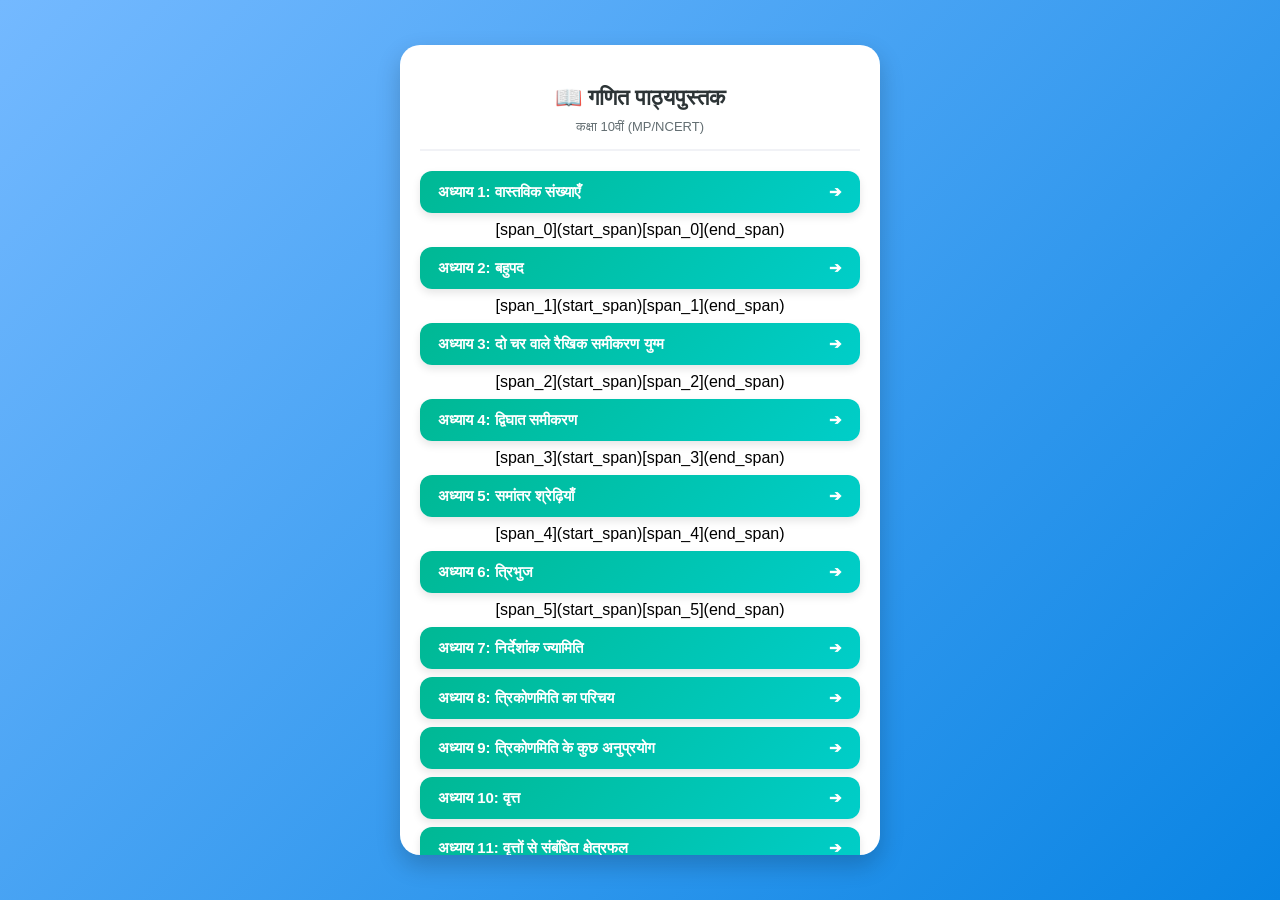
<file: book.html>
<!DOCTYPE html>
<html lang="hi">
<head>
    <meta charset="UTF-8">
    <meta name="viewport" content="width=device-width, initial-scale=1.0">
    <title>कक्षा 10वीं - गणित पाठ्यपुस्तक</title>
    <style>
        * { box-sizing: border-box; }
        body { 
            font-family: 'Segoe UI', Tahoma, Geneva, Verdana, sans-serif; 
            background: linear-gradient(135deg, #74b9ff, #0984e3); 
            margin: 0; 
            padding: 20px; 
            min-height: 100vh;
            display: flex;
            justify-content: center;
            align-items: center;
        }
        .container { 
            width: 100%; 
            max-width: 480px; 
            background: #ffffff; 
            padding: 25px 20px; 
            border-radius: 20px; 
            box-shadow: 0 10px 25px rgba(0,0,0,0.2); 
            text-align: center;
            max-height: 90vh;
            overflow-y: auto;
        }
        h1 { 
            color: #2d3436; 
            font-size: 22px; 
            margin-bottom: 20px; 
            border-bottom: 2px solid #f1f2f6; 
            padding-bottom: 12px; 
        }
        .chapter-item { 
            display: flex; 
            align-items: center; 
            justify-content: space-between; 
            width: 100%; 
            padding: 12px 18px; 
            margin: 8px 0; 
            background: linear-gradient(135deg, #00b894, #00cec9);
            color: white; 
            border: none; 
            border-radius: 12px; 
            font-size: 15px; 
            font-weight: bold; 
            cursor: pointer; 
            text-decoration: none; 
            box-shadow: 0 4px 8px rgba(0,0,0,0.1);
            transition: transform 0.2s;
        }
        .chapter-item:hover { 
            transform: translateY(-2px); 
        }
        .back-btn { 
            display: block;
            width: 100%;
            padding: 12px;
            margin-top: 15px;
            background: #636e72; 
            color: white; 
            border-radius: 12px; 
            text-decoration: none; 
            font-weight: bold;
        }
    </style>
</head>
<body>

<div class="container">
    <h1>📖 गणित पाठ्यपुस्तक<br><span style="font-size: 13px; color: #636e72; font-weight: normal;">कक्षा 10वीं (MP/NCERT)</span></h1>
    
    <a href="https://ncert.nic.in/textbook/pdf/jhmh101.pdf" target="_blank" class="chapter-item"><span>अध्याय 1: वास्तविक संख्याएँ</span> <span>➔</span></a>[span_0](start_span)[span_0](end_span)
    <a href="https://ncert.nic.in/textbook/pdf/jhmh102.pdf" target="_blank" class="chapter-item"><span>अध्याय 2: बहुपद</span> <span>➔</span></a>[span_1](start_span)[span_1](end_span)
    <a href="https://ncert.nic.in/textbook/pdf/jhmh103.pdf" target="_blank" class="chapter-item"><span>अध्याय 3: दो चर वाले रैखिक समीकरण युग्म</span> <span>➔</span></a>[span_2](start_span)[span_2](end_span)
    <a href="https://ncert.nic.in/textbook/pdf/jhmh104.pdf" target="_blank" class="chapter-item"><span>अध्याय 4: द्विघात समीकरण</span> <span>➔</span></a>[span_3](start_span)[span_3](end_span)
    <a href="https://ncert.nic.in/textbook/pdf/jhmh105.pdf" target="_blank" class="chapter-item"><span>अध्याय 5: समांतर श्रेढ़ियाँ</span> <span>➔</span></a>[span_4](start_span)[span_4](end_span)
    <a href="https://ncert.nic.in/textbook/pdf/jhmh106.pdf" target="_blank" class="chapter-item"><span>अध्याय 6: त्रिभुज</span> <span>➔</span></a>[span_5](start_span)[span_5](end_span)
    <a href="https://ncert.nic.in/textbook/pdf/jhmh107.pdf" target="_blank" class="chapter-item"><span>अध्याय 7: निर्देशांक ज्यामिति</span> <span>➔</span></a>
    <a href="https://ncert.nic.in/textbook/pdf/jhmh108.pdf" target="_blank" class="chapter-item"><span>अध्याय 8: त्रिकोणमिति का परिचय</span> <span>➔</span></a>
    <a href="https://ncert.nic.in/textbook/pdf/jhmh109.pdf" target="_blank" class="chapter-item"><span>अध्याय 9: त्रिकोणमिति के कुछ अनुप्रयोग</span> <span>➔</span></a>
    <a href="https://ncert.nic.in/textbook/pdf/jhmh110.pdf" target="_blank" class="chapter-item"><span>अध्याय 10: वृत्त</span> <span>➔</span></a>
    <a href="https://ncert.nic.in/textbook/pdf/jhmh111.pdf" target="_blank" class="chapter-item"><span>अध्याय 11: वृत्तों से संबंधित क्षेत्रफल</span> <span>➔</span></a>
    <a href="https://ncert.nic.in/textbook/pdf/jhmh112.pdf" target="_blank" class="chapter-item"><span>अध्याय 12: पृष्ठीय क्षेत्रफल और आयतन</span> <span>➔</span></a>[span_6](start_span)[span_6](end_span)
    <a href="https://ncert.nic.in/textbook/pdf/jhmh113.pdf" target="_blank" class="chapter-item"><span>अध्याय 13: सांख्यिकी</span> <span>➔</span></a>[span_7](start_span)[span_7](end_span)
    <a href="https://ncert.nic.id/textbook/pdf/jhmh114.pdf" target="_blank" class="chapter-item"><span>अध्याय 14: प्रायिकता</span> <span>➔</span></a>

    <a href="index.html" class="back-btn">← होम पेज पर वापस जाएं</a>
</div>

</body>
</html>
</file>
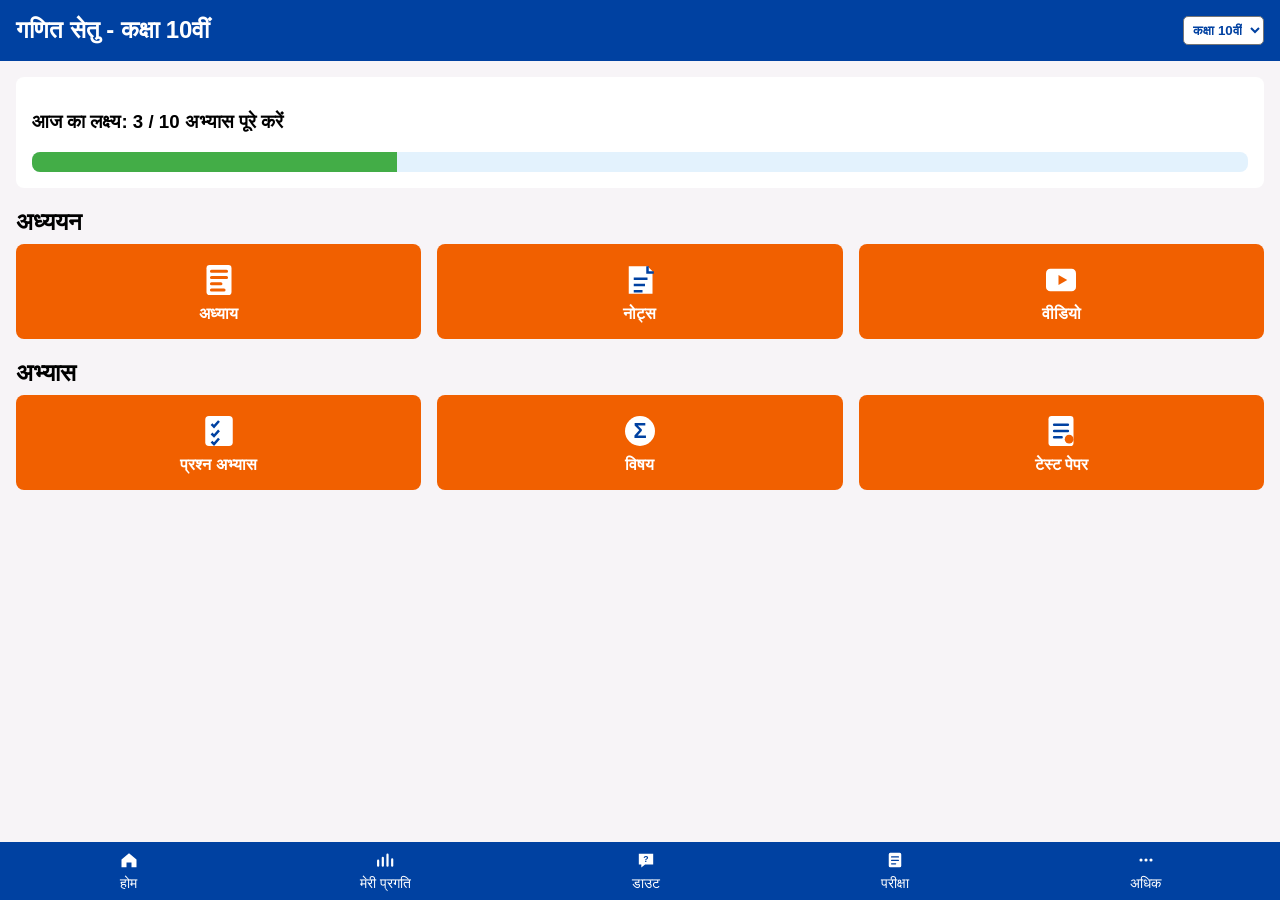
<file: class10.html>
<!DOCTYPE html>
<html lang="hi">
<head>
  <meta charset="UTF-8">
  <meta name="viewport" content="width=device-width, initial-scale=1.0">
  <title>गणित सेतु - कक्षा 10वीं</title>
  <style>
    body {
      font-family:'Noto Sans Devanagari','Poppins',sans-serif;
      margin:0;
      background:#F7F4F7;
    }

    header {
      background:#0041A1;
      color:white;
      display:flex;
      justify-content:space-between;
      align-items:center;
      padding:1rem;
    }

    header h1 {
      margin:0;
      font-size:1.5rem;
    }

    header select {
      background:white;
      color:#0041A1;
      font-weight:bold;
      padding:0.3rem;
      border-radius:5px;
    }

    /* Target Tracker */
    .target {
      background:white;
      margin:1rem;
      padding:1rem;
      border-radius:8px;
    }

    .progress-bar {
      background:#E3F2FD;
      border-radius:8px;
      overflow:hidden;
    }

    .progress-fill {
      background:#43AD47;
      height:20px;
      width:30%;
    }

    /* Section Cards */
    .section {
      margin:1rem;
    }

    .section h2 {
      margin-bottom:0.5rem;
    }

    .cards {
      display:flex;
      gap:1rem;
    }

    .card {
      flex:1;
      background:#F16000;
      color:white;
      padding:1rem;
      border-radius:8px;
      text-align:center;
      font-weight:bold;
    }

    .card img {
      height:40px;
      width:40px;
      object-fit:contain;
      display:block;
      margin:0 auto 5px;
    }

    /* Bottom Navigation */
    .nav {
      position:fixed;
      bottom:0;
      left:0;
      right:0;
      background:#0041A1;
      display:flex;
      justify-content:space-around;
      padding:0.5rem;
    }

    .nav a {
      color:white;
      text-decoration:none;
      font-size:0.9rem;
      text-align:center;
    }

    .nav img {
      height:20px;
      width:20px;
      object-fit:contain;
      display:block;
      margin:0 auto 5px;
    }
  </style>
</head>

<body>

  <!-- Header -->
  <header>
    <h1>गणित सेतु - कक्षा 10वीं</h1>

    <select onchange="location.href=this.value;">
      <option value="class9.html">कक्षा 9वीं</option>
      <option value="class10.html" selected>कक्षा 10वीं</option>
    </select>
  </header>


  <!-- आज का लक्ष्य -->
  <div class="target">
    <h3>आज का लक्ष्य: 3 / 10 अभ्यास पूरे करें</h3>

    <div class="progress-bar">
      <div class="progress-fill"></div>
    </div>
  </div>


  <!-- अध्ययन Section -->
  <div class="section">

    <h2>अध्ययन</h2>

    <div class="cards">

      <div class="card">
        <img
          src="data:image/svg+xml;utf8,<svg xmlns='http://www.w3.org/2000/svg' viewBox='0 0 64 64'><rect x='12' y='8' width='40' height='48' rx='5' fill='white'/><path d='M20 18h24M20 28h24M20 38h15M20 48h20' stroke='%23F16000' stroke-width='5' stroke-linecap='round'/></svg>"
          alt="अध्याय">
        अध्याय
      </div>


      <div class="card">
        <img
          src="data:image/svg+xml;utf8,<svg xmlns='http://www.w3.org/2000/svg' viewBox='0 0 64 64'><path d='M14 10h30l8 8v36H14z' fill='white'/><path d='M44 10v10h10M22 30h22M22 40h18M22 50h14' fill='none' stroke='%230041A1' stroke-width='4'/></svg>"
          alt="नोट्स">
        नोट्स
      </div>


      <div class="card">
        <img
          src="data:image/svg+xml;utf8,<svg xmlns='http://www.w3.org/2000/svg' viewBox='0 0 64 64'><rect x='8' y='14' width='48' height='36' rx='7' fill='white'/><path d='M28 24l14 8-14 8z' fill='%23F16000'/></svg>"
          alt="वीडियो">
        वीडियो
      </div>

    </div>
  </div>


  <!-- अभ्यास Section -->
  <div class="section">

    <h2>अभ्यास</h2>

    <div class="cards">

      <div class="card">
        <img
          src="data:image/svg+xml;utf8,<svg xmlns='http://www.w3.org/2000/svg' viewBox='0 0 64 64'><rect x='10' y='8' width='44' height='48' rx='6' fill='white'/><path d='M20 21l4 4 8-9M20 36l4 4 8-9M20 49l4 4 8-9' fill='none' stroke='%230041A1' stroke-width='4'/></svg>"
          alt="प्रश्न अभ्यास">
        प्रश्न अभ्यास
      </div>


      <div class="card">
        <img
          src="data:image/svg+xml;utf8,<svg xmlns='http://www.w3.org/2000/svg' viewBox='0 0 64 64'><circle cx='32' cy='32' r='24' fill='white'/><text x='32' y='43' text-anchor='middle' font-family='Arial' font-size='35' font-weight='700' fill='%230041A1'>Σ</text></svg>"
          alt="विषय">
        विषय
      </div>


      <div class="card">
        <img
          src="data:image/svg+xml;utf8,<svg xmlns='http://www.w3.org/2000/svg' viewBox='0 0 64 64'><rect x='12' y='8' width='40' height='48' rx='5' fill='white'/><path d='M21 22h22M21 32h22M21 42h12' stroke='%230041A1' stroke-width='4' stroke-linecap='round'/><circle cx='45' cy='45' r='7' fill='%23F16000'/></svg>"
          alt="टेस्ट पेपर">
        टेस्ट पेपर
      </div>

    </div>
  </div>


  <!-- Bottom Navigation -->
  <div class="nav">

    <a href="index.html">
      <img
        src="data:image/svg+xml;utf8,<svg xmlns='http://www.w3.org/2000/svg' viewBox='0 0 64 64'><path d='M8 30L32 10l24 20v25H40V40H24v15H8z' fill='white'/></svg>"
        alt="होम">
      होम
    </a>


    <a href="progress.html">
      <img
        src="data:image/svg+xml;utf8,<svg xmlns='http://www.w3.org/2000/svg' viewBox='0 0 64 64'><path d='M10 50V34M25 50V25M40 50V15M55 50V30' stroke='white' stroke-width='7' stroke-linecap='round'/></svg>"
        alt="मेरी प्रगति">
      मेरी प्रगति
    </a>


    <a href="doubt.html">
      <img
        src="data:image/svg+xml;utf8,<svg xmlns='http://www.w3.org/2000/svg' viewBox='0 0 64 64'><path d='M9 12h46v34H29L17 56V46H9z' fill='white'/><text x='32' y='38' text-anchor='middle' font-family='Arial' font-size='28' font-weight='700' fill='%230041A1'>?</text></svg>"
        alt="डाउट">
      डाउट
    </a>


    <a href="exam.html">
      <img
        src="data:image/svg+xml;utf8,<svg xmlns='http://www.w3.org/2000/svg' viewBox='0 0 64 64'><rect x='12' y='9' width='40' height='46' rx='5' fill='white'/><path d='M21 22h22M21 33h22M21 44h13' stroke='%230041A1' stroke-width='4' stroke-linecap='round'/></svg>"
        alt="परीक्षा">
      परीक्षा
    </a>


    <a href="more.html">
      <img
        src="data:image/svg+xml;utf8,<svg xmlns='http://www.w3.org/2000/svg' viewBox='0 0 64 64'><circle cx='16' cy='32' r='5' fill='white'/><circle cx='32' cy='32' r='5' fill='white'/><circle cx='48' cy='32' r='5' fill='white'/></svg>"
        alt="अधिक">
      अधिक
    </a>

  </div>

</body>
</html>
</file>
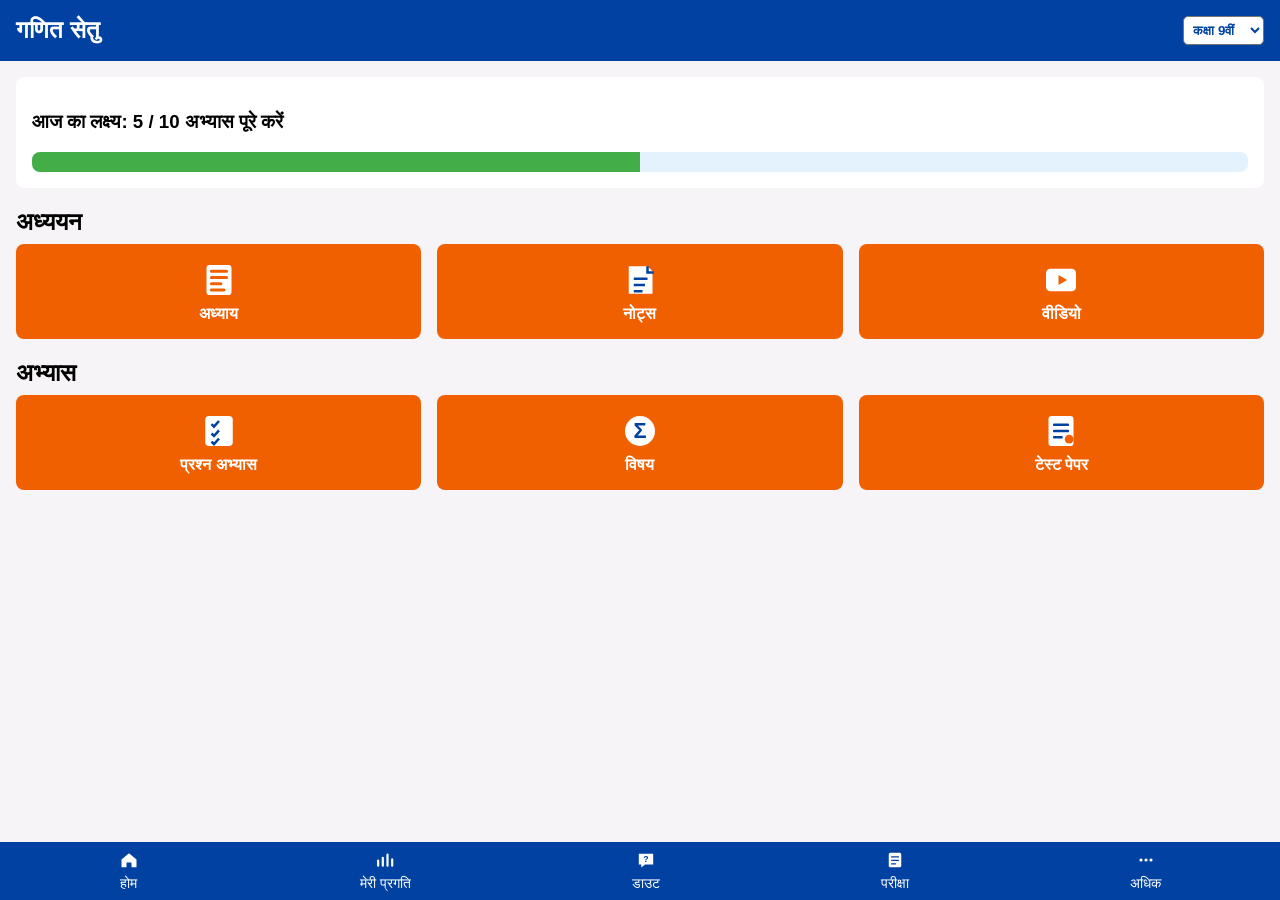
<file: class9.html>
<!DOCTYPE html>
<html lang="hi">
<head>
  <meta charset="UTF-8">
  <meta name="viewport" content="width=device-width, initial-scale=1.0">
  <title>गणित सेतु</title>

  <style>
    body {
      font-family:'Noto Sans Devanagari','Poppins',sans-serif;
      margin:0;
      background:#F7F4F7;
    }

    header {
      background:#0041A1;
      color:white;
      display:flex;
      justify-content:space-between;
      align-items:center;
      padding:1rem;
    }

    header h1 {
      margin:0;
      font-size:1.5rem;
    }

    header select {
      background:white;
      color:#0041A1;
      font-weight:bold;
      padding:0.3rem;
      border-radius:5px;
    }

    /* Target Tracker */
    .target {
      background:white;
      margin:1rem;
      padding:1rem;
      border-radius:8px;
    }

    .progress-bar {
      background:#E3F2FD;
      border-radius:8px;
      overflow:hidden;
    }

    .progress-fill {
      background:#43AD47;
      height:20px;
      width:50%;
    }

    /* Section Cards */
    .section {
      margin:1rem;
    }

    .section h2 {
      margin-bottom:0.5rem;
    }

    .cards {
      display:flex;
      gap:1rem;
    }

    .card {
      flex:1;
      background:#F16000;
      color:white;
      padding:1rem;
      border-radius:8px;
      text-align:center;
      font-weight:bold;
    }

    .card img {
      height:40px;
      width:40px;
      object-fit:contain;
      display:block;
      margin:0 auto 5px;
    }

    /* Bottom Navigation */
    .nav {
      position:fixed;
      bottom:0;
      left:0;
      right:0;
      background:#0041A1;
      display:flex;
      justify-content:space-around;
      padding:0.5rem;
    }

    .nav a {
      color:white;
      text-decoration:none;
      font-size:0.9rem;
      text-align:center;
    }

    .nav img {
      height:20px;
      width:20px;
      object-fit:contain;
      display:block;
      margin:0 auto 5px;
    }
  </style>
</head>

<body>

  <!-- Header -->
  <header>

    <h1>गणित सेतु</h1>

    <select onchange="location.href=this.value;">
      <option value="class9.html" selected>कक्षा 9वीं</option>
      <option value="class10.html">कक्षा 10वीं</option>
    </select>

  </header>


  <!-- आज का लक्ष्य -->
  <div class="target">

    <h3>आज का लक्ष्य: 5 / 10 अभ्यास पूरे करें</h3>

    <div class="progress-bar">
      <div class="progress-fill"></div>
    </div>

  </div>


  <!-- अध्ययन Section -->
  <div class="section">

    <h2>अध्ययन</h2>

    <div class="cards">

      <!-- अध्याय -->
      <div class="card">

        <img
          src="data:image/svg+xml;utf8,<svg xmlns='http://www.w3.org/2000/svg' viewBox='0 0 64 64'><rect x='12' y='8' width='40' height='48' rx='5' fill='white'/><path d='M20 18h24M20 28h24M20 38h15M20 48h20' stroke='%23F16000' stroke-width='5' stroke-linecap='round'/></svg>"
          alt="अध्याय">

        अध्याय

      </div>


      <!-- नोट्स -->
      <div class="card">

        <img
          src="data:image/svg+xml;utf8,<svg xmlns='http://www.w3.org/2000/svg' viewBox='0 0 64 64'><path d='M14 10h30l8 8v36H14z' fill='white'/><path d='M44 10v10h10M22 30h22M22 40h18M22 50h14' fill='none' stroke='%230041A1' stroke-width='4'/></svg>"
          alt="नोट्स">

        नोट्स

      </div>


      <!-- वीडियो -->
      <div class="card">

        <img
          src="data:image/svg+xml;utf8,<svg xmlns='http://www.w3.org/2000/svg' viewBox='0 0 64 64'><rect x='8' y='14' width='48' height='36' rx='7' fill='white'/><path d='M28 24l14 8-14 8z' fill='%23F16000'/></svg>"
          alt="वीडियो">

        वीडियो

      </div>

    </div>
  </div>


  <!-- अभ्यास Section -->
  <div class="section">

    <h2>अभ्यास</h2>

    <div class="cards">

      <!-- प्रश्न अभ्यास -->
      <div class="card">

        <img
          src="data:image/svg+xml;utf8,<svg xmlns='http://www.w3.org/2000/svg' viewBox='0 0 64 64'><rect x='10' y='8' width='44' height='48' rx='6' fill='white'/><path d='M20 21l4 4 8-9M20 36l4 4 8-9M20 49l4 4 8-9' fill='none' stroke='%230041A1' stroke-width='4'/></svg>"
          alt="प्रश्न अभ्यास">

        प्रश्न अभ्यास

      </div>


      <!-- विषय -->
      <div class="card">

        <img
          src="data:image/svg+xml;utf8,<svg xmlns='http://www.w3.org/2000/svg' viewBox='0 0 64 64'><circle cx='32' cy='32' r='24' fill='white'/><text x='32' y='43' text-anchor='middle' font-family='Arial' font-size='35' font-weight='700' fill='%230041A1'>Σ</text></svg>"
          alt="विषय">

        विषय

      </div>


      <!-- टेस्ट पेपर -->
      <div class="card">

        <img
          src="data:image/svg+xml;utf8,<svg xmlns='http://www.w3.org/2000/svg' viewBox='0 0 64 64'><rect x='12' y='8' width='40' height='48' rx='5' fill='white'/><path d='M21 22h22M21 32h22M21 42h12' stroke='%230041A1' stroke-width='4' stroke-linecap='round'/><circle cx='45' cy='45' r='7' fill='%23F16000'/></svg>"
          alt="टेस्ट पेपर">

        टेस्ट पेपर

      </div>

    </div>
  </div>


  <!-- Bottom Navigation -->
  <div class="nav">


    <!-- होम -->
    <a href="index.html">

      <img
        src="data:image/svg+xml;utf8,<svg xmlns='http://www.w3.org/2000/svg' viewBox='0 0 64 64'><path d='M8 30L32 10l24 20v25H40V40H24v15H8z' fill='white'/></svg>"
        alt="होम">

      होम

    </a>


    <!-- मेरी प्रगति -->
    <a href="progress.html">

      <img
        src="data:image/svg+xml;utf8,<svg xmlns='http://www.w3.org/2000/svg' viewBox='0 0 64 64'><path d='M10 50V34M25 50V25M40 50V15M55 50V30' stroke='white' stroke-width='7' stroke-linecap='round'/></svg>"
        alt="मेरी प्रगति">

      मेरी प्रगति

    </a>


    <!-- डाउट -->
    <a href="doubt.html">

      <img
        src="data:image/svg+xml;utf8,<svg xmlns='http://www.w3.org/2000/svg' viewBox='0 0 64 64'><path d='M9 12h46v34H29L17 56V46H9z' fill='white'/><text x='32' y='38' text-anchor='middle' font-family='Arial' font-size='28' font-weight='700' fill='%230041A1'>?</text></svg>"
        alt="डाउट">

      डाउट

    </a>


    <!-- परीक्षा -->
    <a href="exam.html">

      <img
        src="data:image/svg+xml;utf8,<svg xmlns='http://www.w3.org/2000/svg' viewBox='0 0 64 64'><rect x='12' y='9' width='40' height='46' rx='5' fill='white'/><path d='M21 22h22M21 33h22M21 44h13' stroke='%230041A1' stroke-width='4' stroke-linecap='round'/></svg>"
        alt="परीक्षा">

      परीक्षा

    </a>


    <!-- अधिक -->
    <a href="more.html">

      <img
        src="data:image/svg+xml;utf8,<svg xmlns='http://www.w3.org/2000/svg' viewBox='0 0 64 64'><circle cx='16' cy='32' r='5' fill='white'/><circle cx='32' cy='32' r='5' fill='white'/><circle cx='48' cy='32' r='5' fill='white'/></svg>"
        alt="अधिक">

      अधिक

    </a>

  </div>

</body>
</html>
</file>
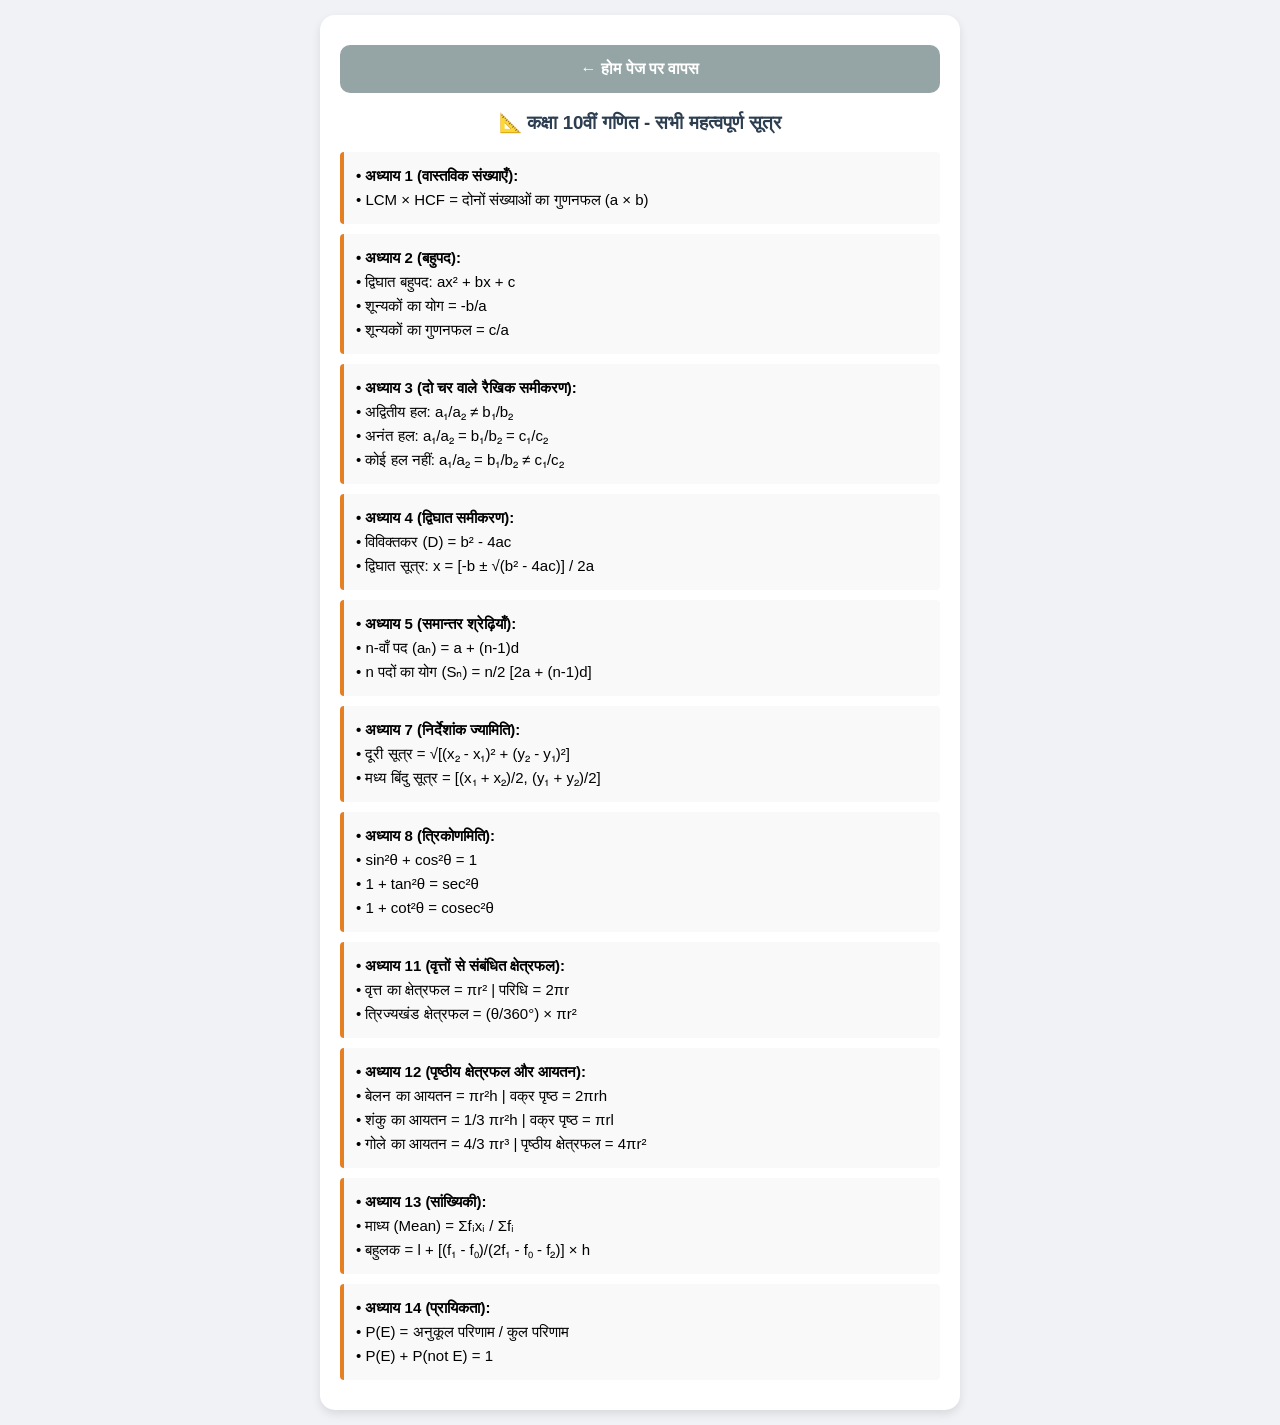
<file: formulas.html>
<!DOCTYPE html>
<html lang="hi">
<head>
    <meta charset="UTF-8">
    <meta name="viewport" content="width=device-width, initial-scale=1.0">
    <title>कक्षा 10वीं गणित - सभी महत्वपूर्ण सूत्र</title>
    <style>
        body { font-family: sans-serif; background-color: #f0f2f5; margin: 0; padding: 15px; }
        .container { max-width: 600px; margin: 0 auto; background: white; padding: 20px; border-radius: 15px; box-shadow: 0 4px 10px rgba(0,0,0,0.1); }
        h3 { color: #2c3e50; text-align: center; }
        .menu-item { display: block; width: 100%; padding: 15px; margin: 10px 0; background: #3498db; color: white; border: none; border-radius: 10px; font-size: 16px; cursor: pointer; text-align: center; font-weight: bold; text-decoration: none; box-sizing: border-box; }
        .back-btn { background: #95a5a6; }
        .formula-box { background: #f9f9f9; padding: 12px; margin: 10px 0; border-left: 4px solid #e67e22; border-radius: 4px; line-height: 1.6; font-size: 15px; }
    </style>
</head>
<body>

<div class="container">
    <a href="index.html" class="menu-item back-btn" style="text-align:center;">← होम पेज पर वापस</a>
    
    <h3 style="color: #2c3e50; text-align: center;">📐 कक्षा 10वीं गणित - सभी महत्वपूर्ण सूत्र</h3>
    
    <div class="formula-box"><b>• अध्याय 1 (वास्तविक संख्याएँ):</b><br>• LCM × HCF = दोनों संख्याओं का गुणनफल (a × b)</div>
    <div class="formula-box"><b>• अध्याय 2 (बहुपद):</b><br>• द्विघात बहुपद: ax² + bx + c<br>• शून्यकों का योग = -b/a<br>• शून्यकों का गुणनफल = c/a</div>
    <div class="formula-box"><b>• अध्याय 3 (दो चर वाले रैखिक समीकरण):</b><br>• अद्वितीय हल: a₁/a₂ ≠ b₁/b₂<br>• अनंत हल: a₁/a₂ = b₁/b₂ = c₁/c₂<br>• कोई हल नहीं: a₁/a₂ = b₁/b₂ ≠ c₁/c₂</div>
    <div class="formula-box"><b>• अध्याय 4 (द्विघात समीकरण):</b><br>• विविक्तकर (D) = b² - 4ac<br>• द्विघात सूत्र: x = [-b ± √(b² - 4ac)] / 2a</div>
    <div class="formula-box"><b>• अध्याय 5 (समान्तर श्रेढ़ियाँ):</b><br>• n-वाँ पद (aₙ) = a + (n-1)d<br>• n पदों का योग (Sₙ) = n/2 [2a + (n-1)d]</div>
    <div class="formula-box"><b>• अध्याय 7 (निर्देशांक ज्यामिति):</b><br>• दूरी सूत्र = √[(x₂ - x₁)² + (y₂ - y₁)²]<br>• मध्य बिंदु सूत्र = [(x₁ + x₂)/2, (y₁ + y₂)/2]</div>
    <div class="formula-box"><b>• अध्याय 8 (त्रिकोणमिति):</b><br>• sin²θ + cos²θ = 1<br>• 1 + tan²θ = sec²θ<br>• 1 + cot²θ = cosec²θ</div>
    <div class="formula-box"><b>• अध्याय 11 (वृत्तों से संबंधित क्षेत्रफल):</b><br>• वृत्त का क्षेत्रफल = πr² | परिधि = 2πr<br>• त्रिज्यखंड क्षेत्रफल = (θ/360°) × πr²</div>
    <div class="formula-box"><b>• अध्याय 12 (पृष्ठीय क्षेत्रफल और आयतन):</b><br>• बेलन का आयतन = πr²h | वक्र पृष्ठ = 2πrh<br>• शंकु का आयतन = 1/3 πr²h | वक्र पृष्ठ = πrl<br>• गोले का आयतन = 4/3 πr³ | पृष्ठीय क्षेत्रफल = 4πr²</div>
    <div class="formula-box"><b>• अध्याय 13 (सांख्यिकी):</b><br>• माध्य (Mean) = Σfᵢxᵢ / Σfᵢ<br>• बहुलक = l + [(f₁ - f₀)/(2f₁ - f₀ - f₂)] × h</div>
    <div class="formula-box"><b>• अध्याय 14 (प्रायिकता):</b><br>• P(E) = अनुकूल परिणाम / कुल परिणाम<br>• P(E) + P(not E) = 1</div>
</div>

</body>
</html>
</file>
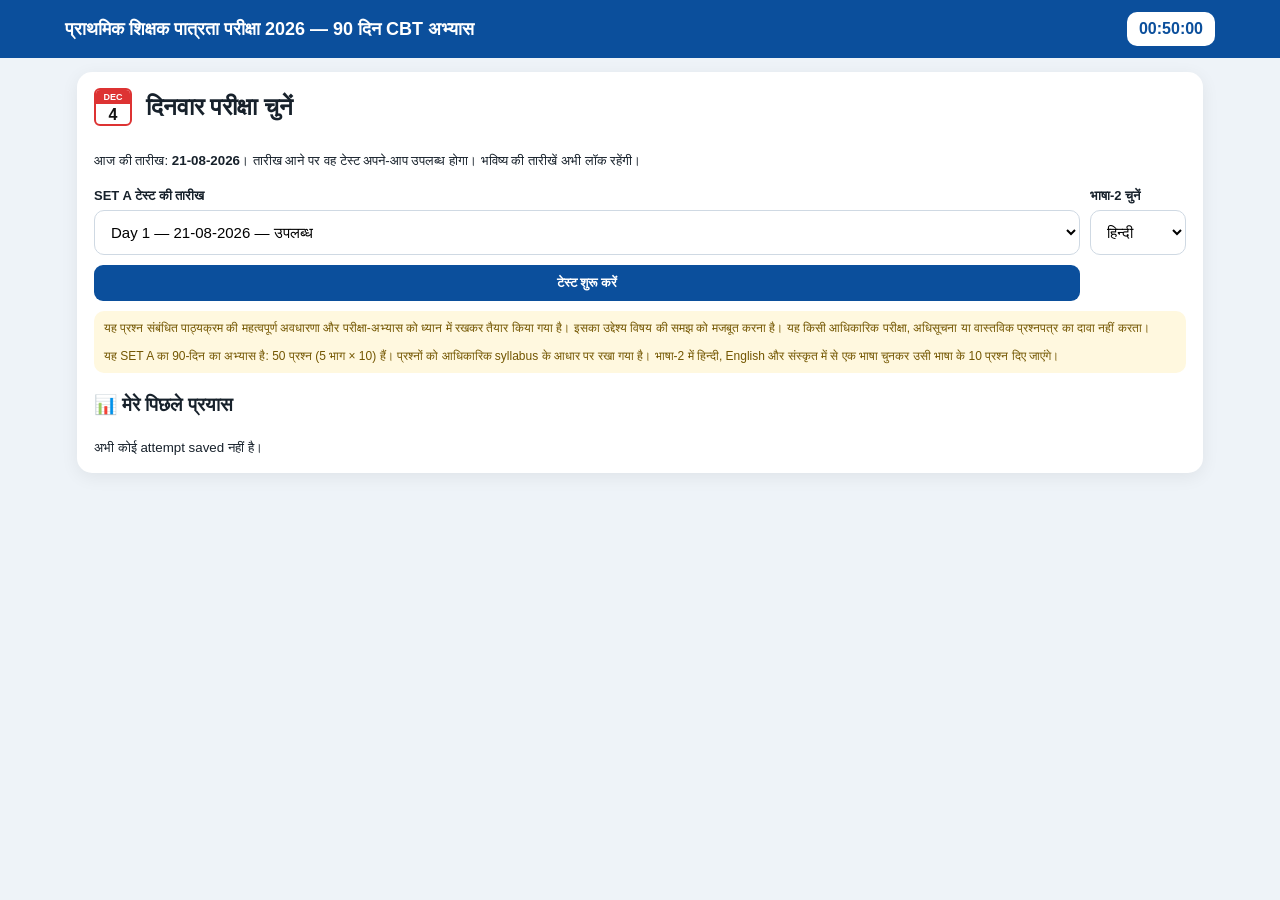
<file: primary-set-a.html>
<!doctype html>
<html lang="hi">
<head>
<meta charset="utf-8">
<meta name="viewport" content="width=device-width,initial-scale=1">
<title>प्राथमिक शिक्षक 2026 — SET A CBT अभ्यास</title>
<style>
*{box-sizing:border-box} body{margin:0;font-family:system-ui,-apple-system,"Noto Sans Devanagari",sans-serif;background:#eef3f8;color:#17212b}
header{background:#0b4f9c;color:#fff;padding:12px 14px;position:sticky;top:0;z-index:10}
.head{max-width:1150px;margin:auto;display:flex;justify-content:space-between;gap:10px;align-items:center}
h1{font-size:18px;margin:0} .timer{background:#fff;color:#0b4f9c;padding:8px 12px;border-radius:10px;font-weight:900;min-width:88px;text-align:center}
.home{max-width:1150px;margin:14px auto;padding:0 12px} .card{background:#fff;border-radius:15px;padding:17px;box-shadow:0 4px 18px #0001} .calendarIcon{display:inline-flex;vertical-align:middle;width:38px;height:38px;margin-right:7px;flex-direction:column;justify-content:center;align-items:center;border:2px solid #d33;border-radius:6px;background:#fff;color:#111;line-height:1;overflow:hidden;font-size:10px;position:relative;top:-2px}.calendarIcon span{width:100%;padding:3px 0 2px;background:#d33;color:#fff;font-size:9px;font-weight:800;text-align:center}.calendarIcon b{font-size:16px;padding-top:3px}
.selector{display:grid;grid-template-columns:1fr auto;gap:10px;align-items:end} label{font-weight:800;font-size:13px;display:block;margin-bottom:6px}
select{width:100%;padding:12px;border:1px solid #cfd9e3;border-radius:10px;font-size:15px;background:#fff}
button{border:0;border-radius:9px;padding:10px 14px;font-weight:800;cursor:pointer} button:disabled{opacity:.5;cursor:not-allowed}
.primary{background:#0b4f9c;color:#fff} .secondary{background:#e8eef5;color:#17324d}
.history{margin-top:15px} table{width:100%;border-collapse:collapse;font-size:13px} th,td{padding:9px;border-bottom:1px solid #e8edf2;text-align:left}
.badge{display:inline-block;background:#e8f1ff;color:#0b4f9c;padding:5px 9px;border-radius:999px;font-size:12px;font-weight:800}
.exam{display:none;max-width:1150px;margin:14px auto;padding:0 12px;grid-template-columns:1fr 280px;gap:14px}
.q{font-size:18px;font-weight:800;line-height:1.55;margin:15px 0}
.opt{display:flex;gap:9px;align-items:flex-start;border:2px solid #d8e0e8;border-radius:10px;padding:12px;margin:9px 0;cursor:pointer;background:#fff}
.opt.locked{cursor:default} .opt.correct{border-color:#21a366;background:#e8f7ee;color:#12643e} .opt.wrong{border-color:#e05252;background:#fdeaea;color:#8c1d1d}
.opt input{margin-top:4px} .feedback{display:none;margin-top:10px;padding:11px;border-radius:10px;background:#f3f7fb;font-size:13px}
.actions{display:flex;gap:8px;flex-wrap:wrap;margin-top:18px}
.palette{display:grid;grid-template-columns:repeat(5,1fr);gap:6px;margin-top:12px}
.pbtn{padding:8px 0;background:#edf1f5;color:#222} .pbtn.answered{background:#35a853;color:#fff} .pbtn.current{outline:3px solid #ffb300} .pbtn.marked{box-shadow:inset 0 0 0 3px #8a4baf}
.legend div{font-size:12px;margin:7px 0} .dot{display:inline-block;width:11px;height:11px;border-radius:3px;margin-right:5px;background:#edf1f5} .dot.a{background:#35a853}
.result{display:none;position:fixed;inset:0;background:#0008;z-index:30;align-items:center;justify-content:center;padding:15px}
.resultbox{background:#fff;border-radius:16px;max-width:560px;width:100%;padding:22px;max-height:90vh;overflow:auto}
.score{font-size:34px;font-weight:900;color:#0b4f9c} .history button{padding:6px 9px;font-size:12px}
.notice{margin-top:10px;padding:10px;border-radius:10px;background:#fff8df;color:#735600;font-size:12px}
@media(max-width:800px){.selector{grid-template-columns:1fr}.exam{grid-template-columns:1fr}.q{font-size:16px}.palette{grid-template-columns:repeat(8,1fr)}}

/* Mobile-friendly question typography and alignment */
body{font-family:Arial,"Noto Sans Devanagari","Noto Sans",sans-serif}
.q,.feedback,.notice,.card,.exam,.home{word-break:normal;overflow-wrap:anywhere}
.q{line-height:1.65;text-align:left}
.q .question-text,.question-text{line-height:1.65;text-align:left;margin:0 0 12px}
.opt{display:flex;align-items:flex-start;gap:9px;line-height:1.55;text-align:left}
.opt input{flex:0 0 auto;margin:4px 0 0}
.opt span,.opt label{flex:1;min-width:0}
.feedback{line-height:1.6;text-align:left}
h1,h2,h3,p{line-height:1.5}
@media(max-width:600px){
  body{font-size:15px}
  .q{font-size:16px;line-height:1.7}
  .opt{font-size:15px;line-height:1.6;padding:11px}
  .feedback{font-size:14px;line-height:1.65}
  .card{padding:14px}
}


/* Large, thumb-friendly navigation controls */
.actions{display:flex;gap:10px;flex-wrap:wrap;align-items:stretch;position:sticky;bottom:0;background:#fff;padding:10px 0 calc(10px + env(safe-area-inset-bottom));z-index:15;border-top:1px solid #e5e7eb}
.actions button{min-height:48px;min-width:120px;font-size:15px;font-weight:700;padding:11px 16px;border-radius:10px;touch-action:manipulation}
#nextBtn{order:3;flex:1.35;min-width:150px}
#prevBtn{order:1;flex:0.8}
#markBtn{order:2;flex:0.8}
#submitBtn{order:4;flex:1.15;min-width:150px}
@media(max-width:600px){
  .actions{gap:8px}
  .actions button{min-height:52px;font-size:16px;padding:12px 10px}
  #nextBtn{min-width:155px}
  #submitBtn{min-width:155px}
}


/* Prevent sticky navigation from covering question/feedback content */
body{padding-bottom:110px}
.exam{padding-bottom:30px}
#questionArea{padding-bottom:28px}
.actions{bottom:0}
@media(max-width:600px){
  body{padding-bottom:145px}
  .exam{padding-bottom:45px}
  #questionArea{padding-bottom:40px}
  .actions{padding-bottom:calc(14px + env(safe-area-inset-bottom))}
}

</style>
</head>
<body>
<header><div class="head"><h1>प्राथमिक शिक्षक पात्रता परीक्षा 2026 — 90 दिन CBT अभ्यास</h1><div class="timer" id="timer">00:50:00</div></div></header>

<section class="home" id="home">
<div class="card">
<h2 style="margin-top:0"><span class="calendarIcon" aria-hidden="true"><span id="calendarMonth">AUG</span><b id="calendarDay">21</b></span> दिनवार परीक्षा चुनें</h2>
<p style="margin-top:0"><small>आज की तारीख: <b>21-08-2026</b>। तारीख आने पर वह टेस्ट अपने-आप उपलब्ध होगा। भविष्य की तारीखें अभी लॉक रहेंगी।</small></p>
<div class="selector">
<div><label for="dateSelect">SET A टेस्ट की तारीख</label><select id="dateSelect"></select></div>
<div><label for="language2Select">भाषा-2 चुनें</label><select id="language2Select">
<option value="Hindi">हिन्दी</option>
<option value="English">English</option>
<option value="Sanskrit">संस्कृत</option>
</select></div>
<button class="primary" id="startBtn">टेस्ट शुरू करें</button>
</div>
<div class="notice">यह प्रश्न संबंधित पाठ्यक्रम की महत्वपूर्ण अवधारणा और परीक्षा-अभ्यास को ध्यान में रखकर तैयार किया गया है। इसका उद्देश्य विषय की समझ को मजबूत करना है। यह किसी आधिकारिक परीक्षा, अधिसूचना या वास्तविक प्रश्नपत्र का दावा नहीं करता।<br><br>यह SET A का 90-दिन का अभ्यास है: 50 प्रश्न (5 भाग × 10) हैं। प्रश्नों को आधिकारिक syllabus के आधार पर रखा गया है। भाषा-2 में हिन्दी, English और संस्कृत में से एक भाषा चुनकर उसी भाषा के 10 प्रश्न दिए जाएंगे।</div>
<div class="history">
<h3>📊 मेरे पिछले प्रयास</h3>
<div id="historyBox"><small>अभी कोई attempt saved नहीं है।</small></div>
</div>
</div>
</section>

<section class="exam" id="exam">
<main class="card">
<div><span class="badge" id="section"></span> <small id="counter"></small></div>
<div class="q" id="question"></div>
<div id="options"></div>
<div class="feedback" id="feedback"></div>
<div class="actions">
<button class="secondary" id="prevBtn">← पिछला</button>
<button class="secondary" id="clearBtn" disabled>उत्तर साफ करें</button>
<button class="secondary" id="markBtn">मार्क फॉर रिव्यू</button>
<button class="primary" id="nextBtn">अगला →</button>
<button class="primary" id="submitBtn">टेस्ट जमा करें</button>
</div>
<p><small>Practice mode में उत्तर चुनते ही वह lock हो जाएगा। सही उत्तर हरा और गलत उत्तर लाल दिखाई देगा तथा अलग-अलग sound feedback मिलेगा। इस 50-प्रश्न अभ्यास test के लिए समय 50 मिनट है।</small></p>
</main>
<aside class="card">
<strong>प्रश्न सूची</strong>
<div class="palette" id="palette"></div>
<hr>
<div class="legend"><div><span class="dot a"></span>उत्तर दिया</div><div><span class="dot"></span>उत्तर नहीं दिया</div></div>
<button class="secondary" id="exitBtn" style="margin-top:12px;width:100%">← दिन सूची पर वापस</button>
</aside>
</section>

<div class="result" id="result"><div class="resultbox">
<h2>परीक्षा परिणाम</h2><div class="score" id="score"></div>
<p id="details"></p><div id="resultActions"></div>
</div></div>

<script>
const SUPABASE_URL = "https://xgmeivfvuujculkplxjf.supabase.co";
const SUPABASE_ANON_KEY = "sb_publishable_cORbSXbHOaHzsIHuh2CACQ_vwFXy-zE";
const SUPABASE_TABLE = "teacher_question";
const SET_NAME = "A";

const TEST_DATES = ["2026-08-21", "2026-08-22", "2026-08-23", "2026-08-24", "2026-08-25", "2026-08-26", "2026-08-27", "2026-08-28", "2026-08-29", "2026-08-30", "2026-08-31", "2026-09-01", "2026-09-02", "2026-09-03", "2026-09-04", "2026-09-05", "2026-09-06", "2026-09-07", "2026-09-08", "2026-09-09", "2026-09-10", "2026-09-11", "2026-09-12", "2026-09-13", "2026-09-14", "2026-09-15", "2026-09-16", "2026-09-17", "2026-09-18", "2026-09-19", "2026-09-20", "2026-09-21", "2026-09-22", "2026-09-23", "2026-09-24", "2026-09-25", "2026-09-26", "2026-09-27", "2026-09-28", "2026-09-29", "2026-09-30", "2026-10-01", "2026-10-02", "2026-10-03", "2026-10-04", "2026-10-05", "2026-10-06", "2026-10-07", "2026-10-08", "2026-10-09", "2026-10-10", "2026-10-11", "2026-10-12", "2026-10-13", "2026-10-14", "2026-10-15", "2026-10-16", "2026-10-17", "2026-10-18", "2026-10-19", "2026-10-20", "2026-10-21", "2026-10-22", "2026-10-23", "2026-10-24", "2026-10-25", "2026-10-26", "2026-10-27", "2026-10-28", "2026-10-29", "2026-10-30", "2026-10-31", "2026-11-01", "2026-11-02", "2026-11-03", "2026-11-04", "2026-11-05", "2026-11-06", "2026-11-07", "2026-11-08", "2026-11-09", "2026-11-10", "2026-11-11", "2026-11-12", "2026-11-13", "2026-11-14", "2026-11-15", "2026-11-16", "2026-11-17", "2026-11-18"];
const SECTION_ORDER = ["बाल विकास एवं शिक्षाशास्त्र","भाषा-1: हिन्दी","भाषा-2","गणित","पर्यावरण अध्ययन"];
const TEST_MINUTES = 50;
let questions=[], i=0, answers=[], locked=[], marked=[], left=TEST_MINUTES*60, submitted=false, currentDate="", selectedLanguage2="Hindi";
let timerId=null;

function todayISO(){ return new Date().toISOString().slice(0,10); }
function fmtDate(s){ const [y,m,d]=s.split("-"); return `${d}-${m}-${y}`; }
function updateCalendarIcon(){
  const now = new Date();
  const months = ["JAN","FEB","MAR","APR","MAY","JUN","JUL","AUG","SEP","OCT","NOV","DEC"];
  const m = document.getElementById("calendarMonth");
  const d = document.getElementById("calendarDay");
  if(m) m.textContent = months[now.getMonth()];
  if(d) d.textContent = now.getDate();
}

function esc(s){ return s.replace(/[&<>"']/g,c=>({'&':'&amp;','<':'&lt;','>':'&gt;','"':'&quot;',"'":'&#39;'}[c])); }

function seedShuffle(arr, seed){
 let a=[...arr], x=seed||1;
 for(let k=a.length-1;k>0;k--){ x=(x*1664525+1013904223)>>>0; let j=x%(k+1); [a[k],a[j]]=[a[j],a[k]]; }
 return a;
}
async function buildDayQuestions(dayNumber){
  if(!SUPABASE_URL || SUPABASE_URL.includes("PASTE_") || !SUPABASE_ANON_KEY || SUPABASE_ANON_KEY.includes("PASTE_")){
    throw new Error("Supabase URL और Publishable/Anon Key अभी HTML में डालनी बाकी है।");
  }

  const fields = "question_id,day,set_name,subject,question,option_a,option_b,option_c,option_d,answer,explanation";
  const url = SUPABASE_URL.replace(/\/$/,"") +
    "/rest/v1/" + SUPABASE_TABLE +
    "?select=" + encodeURIComponent(fields) +
    "&day=eq." + encodeURIComponent(dayNumber) +
    "&set_name=eq." + encodeURIComponent(SET_NAME) +
    "&order=question_id.asc";

  const response = await fetch(url, {
    method: "GET",
    headers: {
      "apikey": SUPABASE_ANON_KEY,
      "Accept": "application/json"
    }
  });

  if(!response.ok){
    const text = await response.text();
    throw new Error("Supabase से प्रश्न नहीं मिले: " + response.status + " " + text.slice(0,180));
  }

  const rows = await response.json();
  if(!Array.isArray(rows) || rows.length===0){
    throw new Error("Day " + dayNumber + " के SET A प्रश्न नहीं मिले।");
  }

  const langMap={Hindi:"भाषा-2: हिन्दी",English:"भाषा-2: English",Sanskrit:"भाषा-2: संस्कृत"};
  const sections=["बाल विकास एवं शिक्षाशास्त्र","भाषा-1: हिन्दी",langMap[selectedLanguage2],"गणित","पर्यावरण अध्ययन"];
  const out=[];

  sections.forEach(section=>{
    const pool=rows.filter(r=>String(r.subject||"")===section);
    out.push(...pool.slice(0,10).map(r=>({
      s:String(r.subject||""),
      q:String(r.question||""),
      o:[String(r.option_a||""),String(r.option_b||""),String(r.option_c||""),String(r.option_d||"")],
      a:answerIndex(r.answer),
      e:String(r.explanation||"")
    })));
  });

  if(out.length===0){
    throw new Error("Day " + dayNumber + " के लिए चुने गए subjects में प्रश्न नहीं मिले।");
  }
  return out;
}

function answerIndex(value){
  const v=String(value==null?"":value).trim().toUpperCase();
  if(v==="A" || v==="0") return 0;
  if(v==="B" || v==="1") return 1;
  if(v==="C" || v==="2") return 2;
  if(v==="D" || v==="3") return 3;
  const n=parseInt(v,10);
  return Number.isFinite(n) && n>=0 && n<=3 ? n : 0;
}

function populateDates(){
 const sel=document.getElementById("dateSelect"), t=todayISO();
 sel.innerHTML="";
 TEST_DATES.forEach((d,idx)=>{
   const opt=document.createElement("option");
   opt.value=d;
   const available=d<=t;
   opt.disabled=!available;
   opt.textContent=`Day ${idx+1} — ${fmtDate(d)} ${available?"— उपलब्ध":"— 🔒 अभी बंद"}`;
   sel.appendChild(opt);
 });
 const first=TEST_DATES.find(d=>d<=t); if(first) sel.value=first;
}
function getHistory(){
 try{return JSON.parse(localStorage.getItem("primaryTeacher90History")||"[]")}catch(e){return[]}
}
function saveHistory(rec){
 const h=getHistory(); h.push(rec); localStorage.setItem("primaryTeacher90History",JSON.stringify(h));
}
function renderHistory(){
 const h=getHistory().sort((a,b)=>new Date(b.at)-new Date(a.at));
 const box=document.getElementById("historyBox");
 if(!h.length){box.innerHTML="<small>अभी कोई attempt saved नहीं है।</small>";return;}
 box.innerHTML="<table><thead><tr><th>तारीख</th><th>भाषा-2</th><th>प्रयास</th><th>स्कोर</th><th>समय</th><th></th></tr></thead><tbody>"+
 h.map((r,n)=>`<tr><td>${fmtDate(r.testDate)}</td><td>${r.language2||"Hindi"}</td><td>${r.attemptNo}</td><td><b>${r.score}/${r.total}</b></td><td>${new Date(r.at).toLocaleString("hi-IN")}</td><td><button class="secondary" onclick="viewHistory(${
 h.length-1-n
 })">देखें</button></td></tr>`).join("")+"</tbody></table>";
}
function viewHistory(index){
 const h=getHistory().sort((a,b)=>new Date(b.at)-new Date(a.at)); const r=h[index];
 document.getElementById("score").textContent=`${r.score} / ${r.total}`;
 document.getElementById("details").innerHTML=`परीक्षा दिन: <b>${fmtDate(r.testDate)}</b><br>भाषा-2: <b>${r.language2||"Hindi"}</b><br>प्रयास संख्या: <b>${r.attemptNo}</b><br>सही: <b>${r.correct}</b> | गलत: <b>${r.wrong}</b> | छोड़े: <b>${r.unanswered}</b><hr><small>यह saved result है। चाहें तो इसी तारीख का test फिर से दे सकते हैं।</small>`;
 document.getElementById("resultActions").innerHTML='<button class="primary" onclick="closeResult()">बंद करें</button>';
 document.getElementById("result").style.display="flex";
}

let soundCtx=null;
function getSoundContext(){
  try{
    const C=window.AudioContext||window.webkitAudioContext;
    if(!C)return null;
    if(!soundCtx) soundCtx=new C();
    if(soundCtx.state==="suspended") soundCtx.resume().catch(()=>{});
    return soundCtx;
  }catch(e){return null;}
}
function unlockSound(){
  const ctx=getSoundContext();
  if(ctx && ctx.state==="suspended") ctx.resume().catch(()=>{});
}
["pointerdown","touchstart","click","keydown"].forEach(ev=>{
  document.addEventListener(ev,unlockSound,{passive:true});
});
function playSound(correct){
  try{
    const ctx=getSoundContext();
    if(!ctx)return;
    const now=ctx.currentTime+0.01;
    if(correct){
      [523.25,659.25,783.99].forEach((f,k)=>{
        const o=ctx.createOscillator(),g=ctx.createGain();
        o.type="sine"; o.frequency.setValueAtTime(f,now+k*.09);
        o.connect(g); g.connect(ctx.destination);
        g.gain.setValueAtTime(0.0001,now+k*.09);
        g.gain.linearRampToValueAtTime(.18,now+k*.09+.025);
        g.gain.exponentialRampToValueAtTime(.0001,now+k*.09+.20);
        o.start(now+k*.09); o.stop(now+k*.09+.22);
      });
    }else{
      const o=ctx.createOscillator(),g=ctx.createGain();
      o.type="square"; o.frequency.setValueAtTime(180,now);
      o.connect(g); g.connect(ctx.destination);
      g.gain.setValueAtTime(.0001,now);
      g.gain.linearRampToValueAtTime(.20,now+.02);
      g.gain.exponentialRampToValueAtTime(.0001,now+.28);
      o.start(now); o.stop(now+.30);
    }
  }catch(e){}
}

function render(){
 const q=questions[i];
 document.getElementById("section").textContent=q.s;
 document.getElementById("counter").textContent=`प्रश्न ${i+1} / ${questions.length}`;
 document.getElementById("question").textContent=q.q;
 const isLocked=locked[i];
 const opts=document.getElementById("options");
 opts.innerHTML=q.o.map((x,n)=>{
   let cls="opt"+(isLocked?(n===q.a?" correct":(answers[i]===n?" wrong":"")):"");
   return `<label class="${cls}"><input type="radio" name="ans" value="${n}" ${answers[i]===n?"checked":""} ${isLocked?"disabled":""} onchange="chooseAnswer(${n})"> ${String.fromCharCode(65+n)}. ${esc(x)}</label>`;
 }).join("");
 const fb=document.getElementById("feedback");
 if(isLocked){
   fb.style.display="block";
   fb.innerHTML=answers[i]===q.a ? `✅ <b>सही उत्तर!</b> ${esc(q.e)}` : `❌ <b>गलत उत्तर।</b> सही उत्तर: <b>${String.fromCharCode(65+q.a)}. ${esc(q.o[q.a])}</b><br>${esc(q.e)}`;
 }else{fb.style.display="none";fb.innerHTML="";}
 document.getElementById("clearBtn").disabled=isLocked;
 document.querySelectorAll(".pbtn").forEach((b,n)=>{b.classList.toggle("current",n===i);b.classList.toggle("answered",locked[n]);b.classList.toggle("marked",marked[n]&&!locked[n]);});
}
function chooseAnswer(n){
 if(locked[i])return;
 answers[i]=n; locked[i]=true;
 playSound(n===questions[i].a);
 render();
}
function next(){if(i<questions.length-1){i++;render()}else submitTest()}
function prev(){if(i>0){i--;render()}}
function clearAns(){/* locked answers are intentionally immutable in practice mode */}
function markReview(){marked[i]=!marked[i];render()}
function jump(n){i=n;render()}
function submitTest(){
 if(submitted)return; submitted=true; clearInterval(timerId);
 let correct=0,wrong=0,unanswered=0;
 answers.forEach((a,n)=>{if(a===null)unanswered++; else if(a===questions[n].a)correct++; else wrong++;});
 const attemptNo=getHistory().filter(x=>x.testDate===currentDate).length+1;
 saveHistory({testDate:currentDate,language2:selectedLanguage2,attemptNo,score:correct,total:questions.length,correct,wrong,unanswered,at:new Date().toISOString()});
 document.getElementById("score").textContent=`${correct} / ${questions.length}`;
 document.getElementById("details").innerHTML=`सही: <b>${correct}</b><br>गलत: <b>${wrong}</b><br>छोड़े: <b>${unanswered}</b><br><br><small>इस attempt का record date-wise सुरक्षित कर दिया गया है। अगली बार नया attempt अलग record के रूप में जुड़ेगा।</small>`;
 document.getElementById("resultActions").innerHTML='<button class="primary" onclick="closeResult()">दिन सूची पर जाएँ</button>';
 document.getElementById("result").style.display="flex";
 renderHistory();
}
function closeResult(){document.getElementById("result").style.display="none";exitExam();}
async function startExam(){
 const sel=document.getElementById("dateSelect"), d=sel.value, idx=TEST_DATES.indexOf(d);
 if(d>todayISO())return;
 selectedLanguage2=document.getElementById("language2Select").value;
 const startBtn=document.getElementById("startBtn");
 const oldText=startBtn.textContent;
 startBtn.disabled=true;
 startBtn.textContent="⏳ प्रश्न लोड हो रहे हैं...";
 try{
   questions=await buildDayQuestions(idx+1);
   currentDate=d; i=0; answers=Array(questions.length).fill(null);locked=Array(questions.length).fill(false);marked=Array(questions.length).fill(false);left=TEST_MINUTES*60;submitted=false;
   document.getElementById("home").style.display="none";document.getElementById("exam").style.display="grid";window.scrollTo(0,0);render();startTimer();
 }catch(error){
   alert(error.message || "प्रश्न लोड नहीं हो पाए।");
 }finally{
   startBtn.disabled=false;
   startBtn.textContent=oldText;
 }
}
function startTimer(){
 clearInterval(timerId);
 timerId=setInterval(()=>{if(submitted)return;left--;if(left<=0){left=0;submitTest()}updateTimer()},1000);updateTimer();
}
function updateTimer(){let h=Math.floor(left/3600),m=Math.floor((left%3600)/60),s=left%60;document.getElementById("timer").textContent=`${String(h).padStart(2,"0")}:${String(m).padStart(2,"0")}:${String(s).padStart(2,"0")}`;}
function exitExam(){clearInterval(timerId);document.getElementById("exam").style.display="none";document.getElementById("home").style.display="block";updateTimer();renderHistory();}

const pal=document.getElementById("palette");
for(let n=0;n<50;n++){const b=document.createElement("button");b.className="pbtn";b.textContent=n+1;b.onclick=()=>jump(n);pal.appendChild(b);}
document.getElementById("startBtn").onclick=startExam;
document.getElementById("nextBtn").onclick=next;
document.getElementById("prevBtn").onclick=prev;
document.getElementById("clearBtn").onclick=clearAns;
document.getElementById("markBtn").onclick=markReview;
document.getElementById("submitBtn").onclick=submitTest;
document.getElementById("exitBtn").onclick=exitExam;
populateDates();renderHistory();
updateCalendarIcon();
</script>

<script>
(function(){
  function scrollToQuestionTop(){
    setTimeout(function(){
      var q = document.getElementById('questionArea');
      if(q){
        var y = q.getBoundingClientRect().top + window.pageYOffset - 12;
        window.scrollTo({top: Math.max(0,y), behavior:'smooth'});
      } else {
        window.scrollTo({top:0, behavior:'smooth'});
      }
    }, 40);
  }
  document.addEventListener('click', function(e){
    var b = e.target.closest && e.target.closest('#nextBtn');
    if(b) scrollToQuestionTop();
  });
})();
</script>

</body>
</html>
</file>
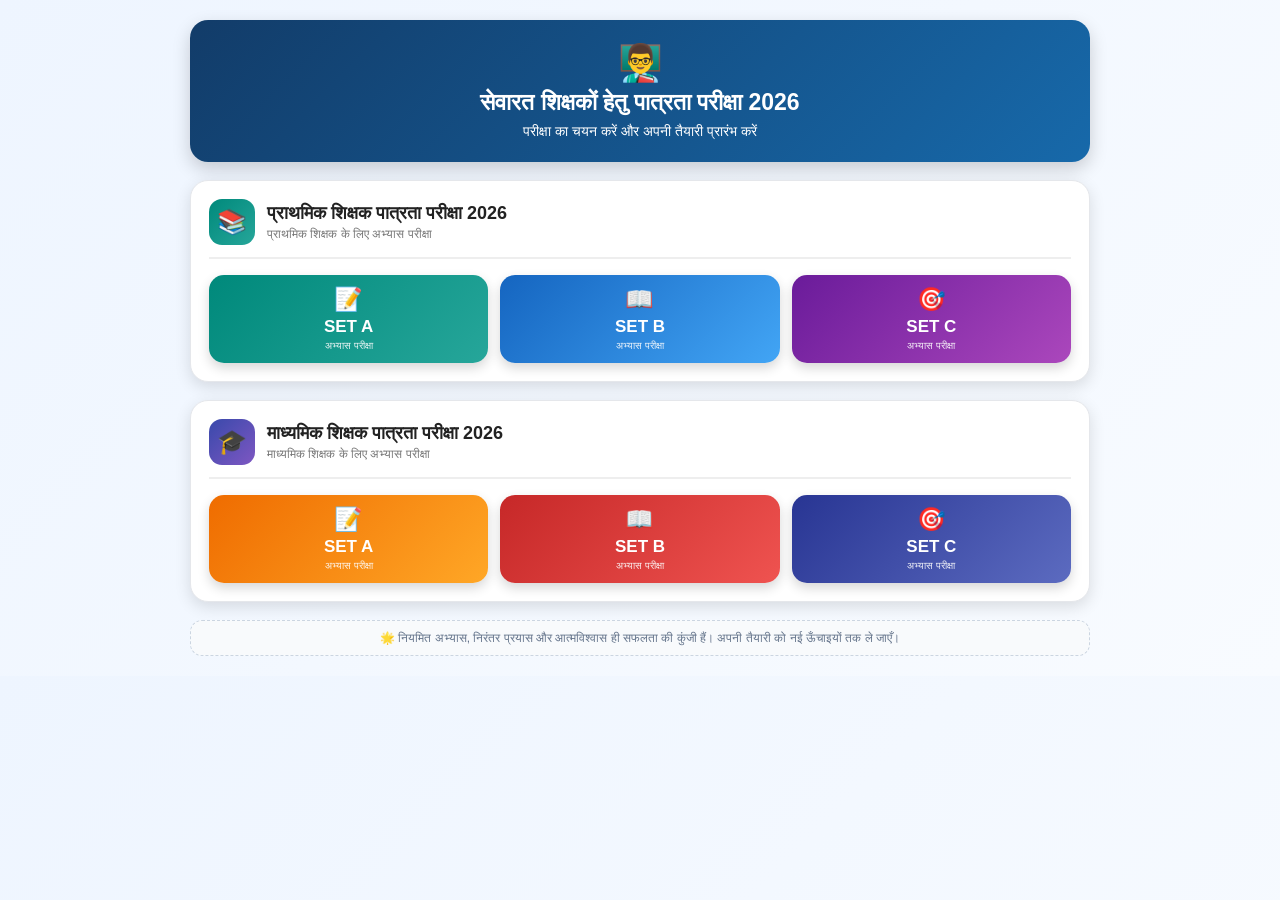
<file: primary-test.html>
<!DOCTYPE html>
<html lang="hi">
<head>
<meta charset="UTF-8">
<meta name="viewport" content="width=device-width, initial-scale=1.0">
<title>सेवारत शिक्षक पात्रता परीक्षा 2026</title>
<style>
*{box-sizing:border-box}
body{
    margin:0;
    padding:20px 10px;
    font-family:Arial,"Noto Sans Devanagari",sans-serif;
    background:linear-gradient(135deg,#eef5ff,#f8fbff);
    color:#222;
}
.teacher-dashboard{width:100%;max-width:900px;margin:auto}
.teacher-dashboard-header{
    background:linear-gradient(135deg,#123c69,#1769aa);
    color:#fff;padding:22px 15px;border-radius:18px;
    text-align:center;margin-bottom:18px;
    box-shadow:0 7px 18px rgba(0,0,0,.18)
}
.teacher-dashboard-header .icon{font-size:36px;margin-bottom:5px}
.teacher-dashboard-header h2{margin:0;font-size:23px;font-weight:800}
.teacher-dashboard-header p{margin:7px 0 0;font-size:14px}
.teacher-exam-box{
    background:#fff;border-radius:18px;padding:18px;margin-bottom:18px;
    box-shadow:0 5px 16px rgba(0,0,0,.12);border:1px solid #e5e7eb
}
.teacher-exam-title{
    display:flex;align-items:center;gap:12px;margin-bottom:16px;
    padding-bottom:12px;border-bottom:2px solid #eee
}
.teacher-exam-title .exam-icon{
    width:46px;height:46px;border-radius:13px;
    display:flex;align-items:center;justify-content:center;
    color:white;font-size:24px;flex-shrink:0
}
.primary-title .exam-icon{background:linear-gradient(135deg,#00897b,#26a69a)}
.secondary-title .exam-icon{background:linear-gradient(135deg,#3949ab,#7e57c2)}
.teacher-exam-title h3{margin:0;font-size:18px;color:#222}
.teacher-exam-title p{margin:3px 0 0;font-size:12px;color:#777}
.teacher-set-buttons{display:grid;grid-template-columns:repeat(3,1fr);gap:12px}
.teacher-set-btn{
    text-decoration:none;color:#fff;min-height:88px;border-radius:15px;
    display:flex;flex-direction:column;align-items:center;justify-content:center;
    box-shadow:0 5px 12px rgba(0,0,0,.16);transition:.25s
}
.teacher-set-btn:hover{transform:translateY(-4px);box-shadow:0 9px 18px rgba(0,0,0,.22)}
.teacher-set-btn:active{transform:scale(.96)}
.teacher-set-btn .set-icon{font-size:23px;margin-bottom:4px}
.teacher-set-btn strong{font-size:17px}
.teacher-set-btn small{font-size:10px;margin-top:3px;opacity:.9}
.primary-a{background:linear-gradient(135deg,#00897b,#26a69a)}
.primary-b{background:linear-gradient(135deg,#1565c0,#42a5f5)}
.primary-c{background:linear-gradient(135deg,#6a1b9a,#ab47bc)}
.secondary-a{background:linear-gradient(135deg,#ef6c00,#ffa726)}
.secondary-b{background:linear-gradient(135deg,#c62828,#ef5350)}
.secondary-c{background:linear-gradient(135deg,#283593,#5c6bc0)}
.teacher-dashboard-info{
    text-align:center;font-size:12px;color:#64748b;background:#f8fafc;
    border:1px dashed #cbd5e1;border-radius:12px;padding:10px
}
@media(max-width:600px){
    body{padding:12px 7px}
    .teacher-dashboard-header{padding:17px 10px;border-radius:15px}
    .teacher-dashboard-header .icon{font-size:30px}
    .teacher-dashboard-header h2{font-size:20px}
    .teacher-dashboard-header p{font-size:12px}
    .teacher-exam-box{padding:14px;border-radius:15px}
    .teacher-exam-title h3{font-size:16px}
    .teacher-set-buttons{gap:8px}
    .teacher-set-btn{min-height:82px;border-radius:12px}
    .teacher-set-btn .set-icon{font-size:20px}
    .teacher-set-btn strong{font-size:15px}
    .teacher-set-btn small{font-size:9px}
}
</style>
</head>
<body>

<div class="teacher-dashboard">

    <div class="teacher-dashboard-header">
        <div class="icon">👨‍🏫</div>
        <h2>सेवारत शिक्षकों हेतु पात्रता परीक्षा 2026</h2>
        <p>परीक्षा का चयन करें और अपनी तैयारी प्रारंभ करें</p>
    </div>

    <div class="teacher-exam-box">
        <div class="teacher-exam-title primary-title">
            <div class="exam-icon">📚</div>
            <div>
                <h3>प्राथमिक शिक्षक पात्रता परीक्षा 2026</h3>
                <p>प्राथमिक शिक्षक के लिए अभ्यास परीक्षा</p>
            </div>
        </div>

        <div class="teacher-set-buttons">
            <a href="primary-set-a.html" class="teacher-set-btn primary-a">
                <span class="set-icon">📝</span>
                <strong>SET A</strong>
                <small>अभ्यास परीक्षा</small>
            </a>
            <a href="primary-set-b.html" class="teacher-set-btn primary-b">
                <span class="set-icon">📖</span>
                <strong>SET B</strong>
                <small>अभ्यास परीक्षा</small>
            </a>
            <a href="primary-set-c.html" class="teacher-set-btn primary-c">
                <span class="set-icon">🎯</span>
                <strong>SET C</strong>
                <small>अभ्यास परीक्षा</small>
            </a>
        </div>
    </div>

    <div class="teacher-exam-box">
        <div class="teacher-exam-title secondary-title">
            <div class="exam-icon">🎓</div>
            <div>
                <h3>माध्यमिक शिक्षक पात्रता परीक्षा 2026</h3>
                <p>माध्यमिक शिक्षक के लिए अभ्यास परीक्षा</p>
            </div>
        </div>

        <div class="teacher-set-buttons">
            <a href="secondary-set-a.html" class="teacher-set-btn secondary-a">
                <span class="set-icon">📝</span>
                <strong>SET A</strong>
                <small>अभ्यास परीक्षा</small>
            </a>
            <a href="secondary-set-b.html" class="teacher-set-btn secondary-b">
                <span class="set-icon">📖</span>
                <strong>SET B</strong>
                <small>अभ्यास परीक्षा</small>
            </a>
            <a href="secondary-set-c.html" class="teacher-set-btn secondary-c">
                <span class="set-icon">🎯</span>
                <strong>SET C</strong>
                <small>अभ्यास परीक्षा</small>
            </a>
        </div>
    </div>

    <div class="teacher-dashboard-info">
        🌟 नियमित अभ्यास, निरंतर प्रयास और आत्मविश्वास ही सफलता की कुंजी हैं। अपनी तैयारी को नई ऊँचाइयों तक ले जाएँ।
    </div>

</div>

</body>
</html>
</file>
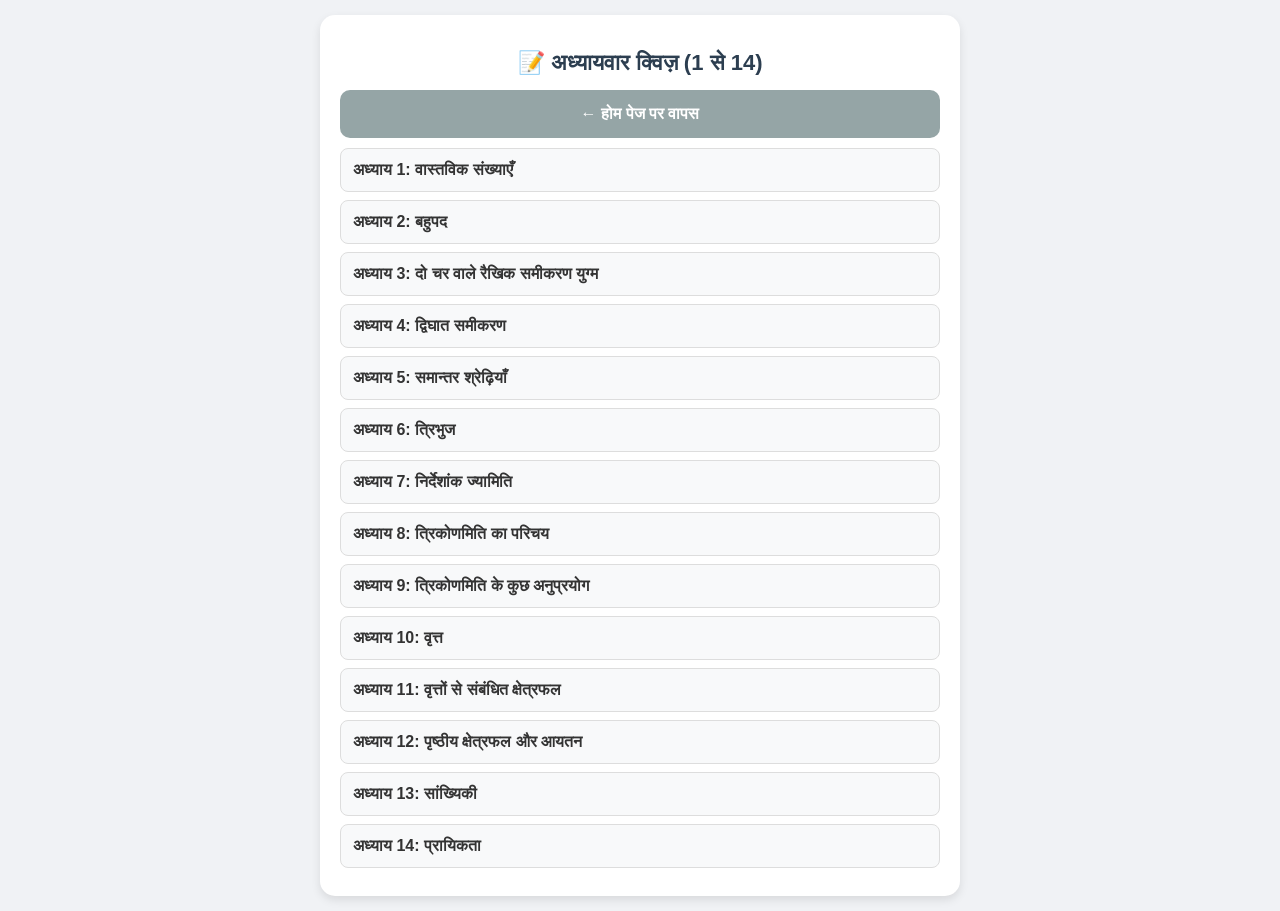
<file: quiz.html>
<!DOCTYPE html>
<html lang="hi">
<head>
    <meta charset="UTF-8">
    <meta name="viewport" content="width=device-width, initial-scale=1.0">
    <title>अध्यायवार क्विज़ (1 से 14)</title>
    <style>
        body { font-family: sans-serif; background-color: #f0f2f5; margin: 0; padding: 15px; }
        .container { max-width: 600px; margin: 0 auto; background: white; padding: 20px; border-radius: 15px; box-shadow: 0 4px 10px rgba(0,0,0,0.1); }
        h1 { text-align: center; color: #2c3e50; font-size: 22px; }
        .menu-item { display: block; width: 100%; padding: 15px; margin: 10px 0; background: #3498db; color: white; border: none; border-radius: 10px; font-size: 16px; cursor: pointer; text-align: center; font-weight: bold; text-decoration: none; box-sizing: border-box; }
        .section { display: none; }
        .active { display: block; }
        .back-btn { background: #95a5a6; }
        .chapter-btn { display: block; width: 100%; padding: 12px; margin: 8px 0; background: #f8f9fa; border: 1px solid #ddd; border-radius: 8px; cursor: pointer; text-align: left; font-size: 16px; font-weight: bold; color: #333; }
        
        #options-box button { 
            display: block; 
            width: 100%; 
            padding: 12px; 
            margin: 10px 0; 
            background: #ecf0f1; 
            border: 1px solid #bdc3c7; 
            border-radius: 8px; 
            cursor: pointer; 
            text-align: left; 
            font-size: 16px;
        }

        .correct { background: #2ecc71 !important; color: white; }
        .wrong { background: #e74c3c !important; color: white; }
    </style>
</head>
<body>

<div class="container">
    <h1>📝 अध्यायवार क्विज़ (1 से 14)</h1>
    
    <div id="quiz-menu" class="section active">
        <a href="index.html" class="menu-item back-btn" style="text-align:center;">← होम पेज पर वापस</a>
        <div id="chapter-list"></div>
    </div>

    <div id="quiz-screen" class="section">
        <button class="menu-item back-btn" onclick="showSection('quiz-menu')">← अध्यायों पर वापस</button>
        <div id="quiz-content">
            <div id="question-text" style="font-weight:bold; margin-bottom:15px; font-size: 18px;"></div>
            <div id="options-box"></div>
            <button class="menu-item" id="next-btn" style="display:none; background:#2c3e50; margin-top: 15px;" onclick="nextQuestion()">अगला प्रश्न</button>
        </div>
    </div>
</div>

<script>
    const allChaptersData = [
        { title: "अध्याय 1: वास्तविक संख्याएँ", questions: [
            { q: "140 का अभाज्य गुणनखंडन क्या है?", options: ["2×2×5×7", "2×3×5×7", "2×2×3×7", "5×5×2×7"], ans: 0 },
            { q: "संख्याओं 26 और 91 का HCF क्या है?", options: ["7", "2", "13", "26"], ans: 2 },
            { q: "HCF(306, 657) = 9 दिया है, LCM ज्ञात कीजिए:", options: ["22328", "22338", "23338", "22238"], ans: 1 },
            { q: "निम्नलिखित में से कौन सी अपरिमेय संख्या है?", options: ["√4", "√3", "9", "4/5"], ans: 1 },
            { q: "√2 किस प्रकार की संख्या है?", options: ["परिमेय", "अपरिमेय", "पूर्णांक", "प्राकृत"], ans: 1 },
            { q: "दो संख्याओं का गुणनफल 32 और HCF 2 है, तो LCM क्या होगा?", options: ["16", "32", "64", "8"], ans: 0 },
            { q: "सबसे छोटी अभाज्य संख्या कौन सी है?", options: ["1", "2", "3", "4"], ans: 1 },
            { q: "4 और 7 का HCF कितना होगा?", options: ["1", "2", "4", "7"], ans: 0 },
            { q: "12 और 15 का HCF क्या है?", options: ["3", "5", "12", "15"], ans: 0 },
            { q: "संख्या 96 और 404 का HCF क्या होगा?", options: ["2", "4", "8", "16"], ans: 1 }
        ]},
        { title: "अध्याय 2: बहुपद", questions: [
            { q: "घात 2 के बहुपद को क्या कहते हैं?", options: ["रैखिक", "त्रिघात", "द्विघात", "शून्य बहुपद"], ans: 2 },
            { q: "द्विघात बहुपद ax² + bx + c के शून्यकों का योग होता है:", options: ["c/a", "-b/a", "a/b", "-c/a"], ans: 1 },
            { q: "यदि किसी बहुपद का ग्राफ x-अक्ष को 3 बिंदुओं पर प्रतिच्छेद करता है, तो शून्यकों की संख्या होगी:", options: ["1", "2", "3", "0"], ans: 2 },
            { q: "शून्यक -3 और 4 वाला द्विघात बहुपद है:", options: ["x² - x - 12", "x² + x - 12", "x² - x + 12", "x² + x + 12"], ans: 0 },
            { q: "एक द्विघात बहुपद के अधिकतम कितने शून्यक हो सकते हैं?", options: ["1", "2", "3", "0"], ans: 1 },
            { q: "रैखिक बहुपद का व्यापक रूप है:", options: ["ax + b", "ax² + bx + c", "ax³ + bx²", "कोई नहीं"], ans: 0 },
            { q: "द्विघात बहुपद के शून्यकों का गुणनफल होता है:", options: ["-b/a", "c/a", "a/b", "-c/a"], ans: 1 },
            { q: "त्रिघात बहुपद के अधिकतम शून्यक कितने होते हैं?", options: ["1", "2", "3", "4"], ans: 2 },
            { q: "यदि p(x) = x - 2 है, तो इसका शून्यक क्या होगा?", options: ["0", "2", "-2", "1"], ans: 1 },
            { q: "बहुपद x² - 3 के शून्यक हैं:", options: ["±√3", "±3", "√3", "3"], ans: 0 }
        ]},
        { title: "अध्याय 3: दो चर वाले रैखिक समीकरण युग्म", questions: [
            { q: "रैखिक समीकरण युग्म में यदि a₁/a₂ ≠ b₁/b₂ हो, तो:", options: ["अद्वितीय हल होगा", "कोई हल नहीं होगा", "अनेक हल होंगे", "विरोधी समीकरण होगा"], ans: 0 },
            { q: "यदि a₁/a₂ = b₁/b₂ = c₁/c₂ हो, तो रेखाएँ कैसी होंगी?", options: ["प्रतिच्छेदी", "समान्तर", "संपाती", "लंबवत"], ans: 2 },
            { q: "समीकरण x + y = 14 और x - y = 4 का हल क्या होगा?", options: ["x=9, y=5", "x=8, y=6", "x=10, y=4", "x=7, y=7"], ans: 0 },
            { q: "यदि a₁/a₂ = b₁/b₂ ≠ c₁/c₂ हो, तो समीकरण निकाय का:", options: ["अद्वितीय हल होगा", "कोई हल नहीं होगा", "अनंत हल होंगे", "दो हल होंगे"], ans: 1 },
            { q: "रैखिक समीकरण y = 3x + 5 का:", options: ["एक अद्वितीय हल है", "केवल दो हल हैं", "अपारित रूप से अनेक हल हैं", "कोई हल नहीं है"], ans: 2 },
            { q: "दो चरों वाले रैखिक समीकरण का मानक रूप क्या है?", options: ["ax + by + c = 0", "ax² + by + c = 0", "ax + by = c²", "कोई नहीं"], ans: 0 },
            { q: "यदि समीकरण 2x + 3y = k में x = 1, y = 2 हो, तो k का मान क्या होगा?", options: ["6", "7", "8", "9"], ans: 2 },
            { q: "दो संख्याओं का योग 25 और अंतर 5 है, संख्याएँ हैं:", options: ["15 और 10", "20 और 5", "12 और 13", "16 और 9"], ans: 0 },
            { q: "किस स्थिति में समीकरण युग्म संगत होता है?", options: ["अद्वितीय या अनेक हल होने पर", "कोई हल न होने पर", "केवल समांतर होने पर", "कोई नहीं"], ans: 0 },
            { q: "समीकरण 2x - y = 3 में यदि y = 3 हो, तो x का मान क्या होगा?", options: ["1", "2", "3", "0"], ans: 2 }
        ]},
        { title: "अध्याय 4: द्विघात समीकरण", questions: [
            { q: "निम्नलिखित में कौन सा द्विघात समीकरण है?", options: ["x(x + 1) + 8 = (x + 2)(x - 2)", "x² + 3x + 1 = (x - 2)²", "(x + 2)³ = 2x(x² - 1)", "x² + 2x = 0"], ans: 3 },
            { q: "द्विघात समीकरण ax² + bx + c = 0 के मूल वास्तविक नहीं होते यदि:", options: ["b² - 4ac > 0", "b² - 4ac = 0", "b² - 4ac < 0", "b² - 4ac ≥ 0"], ans: 2 },
            { q: "द्विघात समीकरण 3x² - 5x + 2 = 0 का विविक्तकर क्या होगा?", options: ["1", "0", "-1", "4"], ans: 0 },
            { q: "द्विघात सूत्र (श्रीधराचार्य सूत्र) क्या है?", options: ["x = [-b ± √(b²-4ac)] / 2a", "x = [b ± √(b²-4ac)] / 2a", "x = [-b ± √(b²+4ac)] / 2a", "x = [-b ± √(4ac-b²)] / 2a"], ans: 0 },
            { q: "द्विघात समीकरण x² - 9 = 0 के मूल क्या हैं?", options: ["3, -3", "3, 3", "-3, -3", "कोई नहीं"], ans: 0 },
            { q: "यदि द्विघात समीकरण का विविक्तकर शून्य से बड़ा है, तो मूल होंगे:", options: ["वास्तविक और भिन्न", "वास्तविक और समान", "अवास्तविक", "कोई नहीं"], ans: 0 },
            { q: "समीकरण 2x² - 4x + 3 = 0 का विविक्तकर है:", options: ["-8", "8", "0", "4"], ans: 0 },
            { q: "द्विघात समीकरण के अधिकतम कितने मूल होते हैं?", options: ["1", "2", "3", "4"], ans: 1 },
            { q: "यदि द्विघात समीकरण x² + kx + 4 = 0 के मूल समान हों, तो k का मान है:", options: ["±4", "2", "4", "0"], ans: 0 },
            { q: "द्विघात समीकरण 2x² - x + 1/8 = 0 के मूल हैं:", options: ["1/4, 1/4", "1/2, 1/2", "1/4, 1/2", "2, 2"], ans: 0 }
        ]},
        { title: "अध्याय 5: समान्तर श्रेढ़ियाँ", questions: [
            { q: "AP: 10, 7, 4, ... का 30 वाँ पद है:", options: ["97", "77", "-77", "-87"], ans: 2 },
            { q: "AP: -3, -1/2, 2, ... का 11 वाँ पद है:", options: ["28", "22", "-38", "-48"], ans: 0 },
            { q: "दी गई AP का सार्व अंतर (d) क्या होगा यदि a₂ = 13 और a₄ = 3?", options: ["2", "-2", "5", "-5"], ans: 3 },
            { q: "AP: 3, 8, 13, 18, ... का कौन सा पद 78 है?", options: ["12 वाँ", "15 वाँ", "10 वाँ", "11 वाँ"], ans: 0 },
            { q: "प्रथम n धन पूर्णांकों का योग होता है:", options: ["n(n+1)/2", "n(n-1)/2", "n²", "2n(n+1)"], ans: 0 },
            { q: "यदि किसी AP का प्रथम पद 2 और सार्व अंतर 3 हो, तो इसके पहले 10 पदों का योग होगा:", options: ["245", "165", "180", "155"], ans: 1 },
            { q: "AP: 2, 7, 12, ... का 10 वाँ पद है:", options: ["45", "47", "50", "52"], ans: 1 },
            { q: "किसी AP का n वाँ पद ज्ञात करने का सूत्र है:", options: ["a + (n-1)d", "a + nd", "a - (n-1)d", "2a + (n-1)d"], ans: 0 },
            { q: "यदि किसी AP के लिए a = 3, d = 0 हो, तो a₄ का मान होगा:", options: ["3", "0", "12", "1"], ans: 0 },
            { q: "संख्याओं की सूची जो एक AP बनाती है:", options: ["1, 2, 4, 8", "2, 4, 8, 16", "3, 6, 9, 12", "1, 3, 9, 27"], ans: 2 }
        ]},
        { title: "अध्याय 6: त्रिभुज", questions: [
            { q: "सभी वृत्त होते हैं:", options: ["सर्वांगसम", "समरूप", "समान", "इनमें से कोई नहीं"], ans: 1 },
            { q: "सभी वर्ग होते हैं:", options: ["समरूप", "सर्वांगसम", "असमान", "विषम"], ans: 0 },
            { q: "थेल्स प्रमेय किससे संबंधित है?", options: ["त्रिभुज", "वृत्त", "चतुर्भुज", "बहुभुज"], ans: 0 },
            { q: "यदि दो समरूप त्रिभुजों की भुजाओं का अनुपात 4:9 है, तो उनके क्षेत्रफलों का अनुपात होगा:", options: ["2:3", "4:9", "16:81", "81:16"], ans: 2 },
            { q: "समबाहु त्रिभुज की भुजा 2a है, तो उसकी ऊंचाई होगी:", options: ["a√3", "2a√3", "3a", "a/2"], ans: 0 },
            { q: "पाइथागोरस प्रमेय लागू होती है:", options: ["समकोण त्रिभुज में", "समबाहु त्रिभुज में", "विषमबाहु त्रिभुज में", "न्यूनकोण त्रिभुज में"], ans: 0 },
            { q: "किसी त्रिभुज में यदि एक भुजा का वर्ग अन्य दो भुजाओं के वर्गों के योग के बराबर हो, तो पहली भुजा का सम्मुख कोण होता है:", options: ["90°", "60°", "45°", "30°"], ans: 0 },
            { q: "दो समरूप त्रिभुजों के परिमाप का अनुपात 3:5 है, तो उनकी संगत भुजाओं का अनुपात होगा:", options: ["9:25", "3:5", "5:3", "25:9"], ans: 1 },
            { q: "यदि किसी त्रिभुज की एक भुजा के समांतर अन्य दो भुजाओं को प्रतिच्छेद करने के लिए रेखा खींची जाए, तो वह अन्य दो भुजाओं को:", options: ["समान अनुपात में विभाजित करती है", "असमान अनुपात में", "द्विभाजित करती है", "कोई नहीं"], ans: 0 },
            { q: "आधारभूत समानुपातिकता प्रमेय के प्रतिपादक कौन थे?", options: ["थेल्स", "पाइथागोरस", "यूक्लिड", "आर्किमिडीज"], ans: 0 }
        ]},
        { title: "अध्याय 7: निर्देशांक ज्यामिति", questions: [
            { q: "बिंदुओं (2, 3) और (4, 1) के बीच की दूरी है:", options: ["2√2", "4", "√8", "दोनों A और C"], ans: 3 },
            { q: "मूल बिंदु के निर्देशांक होते हैं:", options: ["(1, 1)", "(0, 0)", "(1, 0)", "(0, 1)"], ans: 1 },
            { q: "बिंदु (-3, 5) किस चतुर्थांश में स्थित है?", options: ["प्रथम", "द्वितीय", "तृतीय", "चतुर्थ"], ans: 1 },
            { q: "मध्य बिंदु के निर्देशांक का सूत्र है:", options: ["[(x₁+x₂)/2, (y₁+y₂)/2]", "[x₁-x₂, y₁-y₂]", "[(x₁-x₂)/2, (y₁-y₂)/2]", "कोई नहीं"], ans: 0 },
            { q: "y-अक्ष पर स्थित किसी बिंदु का x-निर्देशांक होता है:", options: ["0", "1", "विशिष्ट संख्या", "-1"], ans: 0 },
            { q: "बिंदु (3, 4) की मूल बिंदु से दूरी है:", options: ["3", "4", "5", "7"], ans: 2 },
            { q: "रेखा y = 4 का ग्राफ किस अक्ष के समांतर होगा?", options: ["x-अक्ष", "y-अक्ष", "मूल बिंदु", "कोई नहीं"], ans: 0 },
            { q: "दूरी सूत्र निम्नलिखित में से कौन सा है?", options: ["√((x₂-x₁)² + (y₂-y₁)₂)", "x₁+x₂ / 2", "y₂-y₁ / x₂-x₁", "कोई नहीं"], ans: 0 },
            { q: "बिंदुओं (-5, 7) और (-1, 3) के बीच की दूरी है:", options: ["4√2", "2√2", "5", "6"], ans: 0 },
            { q: "त्रिभुज के केंद्रक के निर्देशांक का सूत्र है:", options: ["[(x₁+x₂+x₃)/3, (y₁+y₂+y₃)/3]", "[x₁+x₂+x₃, y₁+y₂+y₃]", "[(x₁+x₂)/2, (y₁+y₂)/2]", "कोई नहीं"], ans: 0 }
        ]},
        { title: "अध्याय 8: त्रिकोणमिति का परिचय", questions: [
            { q: "9sec²A - 9tan²A बराबर है:", options: ["1", "9", "8", "0"], ans: 1 },
            { q: "sin 60° cos 30° + sin 30° cos 60° का मान है:", options: ["0", "1", "2", "1/2"], ans: 1 },
            { q: "tan A बराबर होता है:", options: ["1/cot A", "sin A / cos A", "कोशिश करें", "दोनों A और B"], ans: 3 },
            { q: "sin²A + cos²A का मान होता है:", options: ["0", "1", "-1", "2"], ans: 1 },
            { q: "1 + tan²θ का मान है:", options: ["sec²θ", "cosec²θ", "cot²θ", "1"], ans: 0 },
            { q: "tan 30° का मान क्या है?", options: ["1/√3", "√3", "1", "0"], ans: 0 },
            { q: "यदि sin A = 3/4, तो cos A का मान होगा:", options: ["√7/4", "3/4", "4/3", "1"], ans: 0 },
            { q: "cos 90° का मान होता है:", options: ["1", "0", "1/2", "परिभाषित नहीं"], ans: 1 },
            { q: "1 - sin²A का मान है:", options: ["cos²A", "tan²A", "cosec²A", "1"], ans: 0 },
            { q: "cot 90° का मान होता है:", options: ["0", "1", "परिभाषित नहीं", "√3"], ans: 0 }
        ]},
        { title: "अध्याय 9: त्रिकोणमिति के कुछ अनुप्रयोग", questions: [
            { q: "मीनार की ऊंचाई और छाया की लंबाई बराबर होने पर सूर्य का उन्नयन कोण होता है:", options: ["30°", "45°", "60°", "90°"], ans: 1 },
            { q: "क्षितिज से ऊपर देखने पर दृष्टि रेखा और क्षैतिज रेखा के बीच बना कोण कहलाता है:", options: ["उन्नयन कोण", "अवनमन कोण", "समकोण", "ऋजु कोण"], ans: 0 },
            { q: "क्षितिज से नीचे देखने पर बना कोण कहलाता है:", options: ["उन्नयन कोण", "अवनमन कोण", "शीर्षाभिमुख कोण", "पूरक कोण"], ans: 1 },
            { q: "खंभे की लंबाई और छाया की लंबाई का अनुपात 1:√3 हो, तो उन्नयन कोण है:", options: ["30°", "45°", "60°", "90°"], ans: 0 },
            { q: "सीढ़ी दीवार के साथ 60° का कोण बनाती है, पाद की दूरी 2 मीटर है, सीढ़ी की लंबाई है:", options: ["4 मीटर", "2 मीटर", "3 मीटर", "1 मीटर"], ans: 0 },
            { q: "छाया की लंबाई ऊंचाई की √3 गुनी हो, तो उन्नयन कोण है:", options: ["30°", "45°", "60°", "90°"], ans: 0 },
            { q: "त्रिकोणमिति के अनुप्रयोग में मुख्य रूप से उपयोग होता है:", options: ["समकोण त्रिभुज", "समबाहु त्रिभुज", "वृत्त", "चतुर्भुज"], ans: 0 },
            { q: "अवनमन कोण और उन्नयन कोण में संबंध होता है:", options: ["दोनों बराबर होते हैं", "एक बड़ा होता है", "कोई संबंध नहीं", "योग 90° होता है"], ans: 0 },
            { q: "पेड़ की टूटी डाली जमीन को छूती है और 30° का कोण बनाती है, दूरी 8 मीटर है, पेड़ की ऊंचाई है:", options: ["8√3 मीटर", "4√3 मीटर", "8 मीटर", "16 मीटर"], ans: 0 },
            { q: "उन्नयन कोण हमेशा बनता है:", options: ["क्षैतिज रेखा के ऊपर", "क्षैतिज रेखा के नीचे", "लंबवत", "कोई नहीं"], ans: 0 }
        ]},
        { title: "अध्याय 10: वृत्त", questions: [
            { q: "एक वृत्त की कितनी स्पर्श रेखाएँ हो सकती हैं?", options: ["1", "2", "अनेक", "शून्य"], ans: 2 },
            { q: "वृत्त की स्पर्श रेखा, स्पर्श बिंदु से जाने वाली त्रिज्या पर होती है:", options: ["लंब", "समांतर", "संपाती", "कोई नहीं"], ans: 0 },
            { q: "बाह्य बिंदु से वृत्त पर खींची गई स्पर्श रेखाओं की लंबाईयाँ होती हैं:", options: ["अসমান", "बराबर", "आधी", "दुगुनी"], ans: 1 },
            { q: "वृत्त को दो बिंदुओं पर प्रतिच्छेद करने वाली रेखा को कहते हैं:", options: ["स्पर्श रेखा", "छेदक रेखा", "त्रिज्या", "व्यास"], ans: 1 },
            { q: "केंद्र से जीवा पर डाला गया लम्ब जीवा को करता है:", options: ["समद्विभाजित", "दुगुना", "त्रिगुना", "कोई नहीं"], ans: 0 },
            { q: "बाह्य बिंदु से वृत्त पर कितनी स्पर्श रेखाएँ खींची जा सकती हैं?", options: ["1", "2", "3", "अनेक"], ans: 1 },
            { q: "वृत्त की सबसे बड़ी जीवा होती है:", options: ["त्रिज्या", "व्यास", "चाप", "परिधि"], ans: 1 },
            { q: "PA, PB स्पर्श रेखाएँ 80° के कोण पर झुकी हों, तो ∠POA बराबर है:", options: ["50°", "60°", "70°", "80°"], ans: 0 },
            { q: "वृत्त के अंदर स्थित बिंदु से वृत्त पर कितनी स्पर्श रेखाएँ खींची जा सकती हैं?", options: ["0", "1", "2", "अनेक"], ans: 0 },
            { q: "संगत त्रिज्या और स्पर्श रेखा के बीच का कोण होता है:", options: ["90°", "60°", "180°", "45°"], ans: 0 }
        ]},
        { title: "अध्याय 11: वृत्तों से संबंधित क्षेत्रफल", questions: [
            { q: "त्रिज्या r वाले वृत्त का क्षेत्रफल होता है:", options: ["2πr", "πr²", "πr", "2πr²"], ans: 1 },
            { q: "त्रिज्या r वाले वृत्त की परिधि होती है:", options: ["πr²", "2πr", "πr", "4πr²"], ans: 1 },
            { q: "त्रिज्यखंड का क्षेत्रफल जिसका कोण p° है, होगा:", options: ["(p/180) × 2πr", "(p/360) × πr²", "(p/360) × 2πr", "(p/180) × πr²"], ans: 1 },
            { q: "अर्धवृत्त का परिमाप होता है:", options: ["πr + 2r", "πr", "2πr + r", "πr + r"], ans: 0 },
            { q: "परिधि और क्षेत्रफल का संख्यात्मक मान समान हो, तो त्रिज्या होगी:", options: ["2 मात्रक", "π मात्रक", "4 मात्रक", "1 मात्रक"], ans: 0 },
            { q: "घड़ी की मिनट की सुई द्वारा 1 मिनट में रचित कोण होता है:", options: ["6°", "360°", "18°", "90°"], ans: 0 },
            { q: "त्रिज्या 6 सेमी और कोण 60° वाले त्रिज्यखंड का क्षेत्रफल है:", options: ["13.2 सेमी²", "18.48 सेमी²", "22/7 सेमी²", "कोई नहीं"], ans: 1 },
            { q: "वृत्त के चतुर्थांश का क्षेत्रफल होता है:", options: ["(1/4)πr²", "πr²/2", "2πr", "πr²"], ans: 0 },
            { q: "त्रिज्याओं का अनुपात 2:3 हो, तो क्षेत्रफलों का अनुपात होगा:", options: ["2:3", "4:9", "8:27", "3:2"], ans: 1 },
            { q: "वृत्त के चाप की लंबाई का सूत्र है:", options: ["(θ/360) × 2πr", "(θ/360) × πr²", "2πr", "πr²"], ans: 0 }
        ]},
        { title: "अध्याय 12: पृष्ठीय क्षेत्रफल और आयतन", questions: [
            { q: "घनाभ का कुल पृष्ठीय क्षेत्रफल होता है:", options: ["2(lb + bh + hl)", "lbh", "2(l+b)h", "lbc"], ans: 0 },
            { q: "गोले का आयतन होता है:", options: ["(4/3)πr³", "(2/3)πr³", "4πr²", "2πr²"], ans: 0 },
            { q: "बेलन के वक्र पृष्ठीय क्षेत्रफल का सूत्र है:", options: ["2πrh", "πr²h", "2πr(r+h)", "πrl"], ans: 0 },
            { q: "शंकु का कुल पृष्ठीय क्षेत्रफल होता है:", options: ["πrl", "πr(l + r)", "2πrh", "(1/3)πr²h"], ans: 1 },
            { q: "अर्धगोले का कुल पृष्ठीय क्षेत्रफल होता है:", options: ["3πr²", "2πr²", "4πr²", "πr²"], ans: 0 },
            { q: "घन का आयतन 125 घन सेमी है, भुजा होगी:", options: ["5 सेमी", "25 सेमी", "10 सेमी", "6 सेमी"], ans: 0 },
            { q: "शंकु के आयतन का सूत्र है:", options: ["(1/3)πr²h", "πr²h", "(4/3)πr³", "2πrh"], ans: 0 },
            { q: "गोले का पृष्ठीय क्षेत्रफल होता है:", options: ["4πr²", "(4/3)πr³", "2πr²", "πr²"], ans: 0 },
            { q: "गोलों के आयतनों का अनुपात 8:27 है, त्रिज्याओं का अनुपात होगा:", options: ["2:3", "4:9", "8:27", "√2:√3"], ans: 0 },
            { q: "बेलन का आयतन होता है:", options: ["πr²h", "(1/3)πr²h", "2πrh", "2πr(r+h)"], ans: 0 }
        ]},
        { title: "अध्याय 13: सांख्यिकी", questions: [
            { q: "माध्य (Mean) ज्ञात करने का सूत्र है:", options: ["Σfixi / Σfi", "L + [(N/2 - cf)/f] × h", "l + [(f₁ - f₀)/(2f₁ - f₀ - f₂)] × h", "कोई नहीं"], ans: 0 },
            { q: "बहुलक (Mode) ज्ञात करने का सूत्र है:", options: ["l + [(f₁ - f₀)/(2f₁ - f₀ - f₂)] × h", "Σfixi / Σfi", "L + [(N/2 - cf)/f] × h", "3Median - 2Mean"], ans: 0 },
            { q: "माध्यक (Median) ज्ञात करने का सूत्र है:", options: ["L + [(N/2 - cf)/f] × h", "Σfixi / Σfi", "l + [(f₁ - f₀)/(2f₁ - f₀ - f₂)] × h", "कोई नहीं"], ans: 0 },
            { q: "बहुलक, माध्य और माध्यक के बीच संबंध है:", options: ["3माध्यक = बहुलक + 2माध्य", "माध्यक = बहुलक + माध्य", "बहुलक = 3माध्य - 2माध्यक", "कोई नहीं"], ans: 0 },
            { q: "संचयी बारंबारता वक्र (तोरण) का उपयोग किसके निर्धारण में होता है?", options: ["माध्यक", "माध्य", "बहुलक", "परिसीमा"], ans: 0 },
            { q: "आँकड़ों 2, 3, 5, 7, 8, 5, 9, 5 का बहुलक है:", options: ["5", "3", "7", "2"], ans: 0 },
            { q: "प्रथम 5 प्राकृत संख्याओं का माध्य है:", options: ["3", "2", "4", "5"], ans: 0 },
            { q: "माध्य 24 और माध्यक 26 हो, तो बहुलक होगा:", options: ["30", "28", "32", "25"], ans: 0 },
            { q: "वर्गीकृत आँकड़ों का माध्यक वर्ग वह वर्ग है जिसकी संचयी बारंबारता:", options: ["N/2 से अधिक और निकटतम है", "सबसे कम है", "N से कम है", "कोई नहीं"], ans: 0 },
            { q: "वर्ग अंतराल 10-25 का वर्ग चिन्ह होगा:", options: ["17.5", "15", "20", "12.5"], ans: 0 }
        ]},
        { title: "अध्याय 14: प्रायिकता", questions: [
            { q: "P(E) और P(not E) का योग होता है:", options: ["1", "0", "-1", "2"], ans: 0 },
            { q: "कौन सी संख्या किसी घटना की प्रायिकता नहीं हो सकती?", options: ["-1.5", "2/3", "15%", "0.7"], ans: 0 },
            { q: "एक असंभव घटना की प्रायिकता होती है:", options: ["0", "1", "0.5", "अनिश्चित"], ans: 0 },
            { q: "एक निश्चित (संभव) घटना की प्रायिकता होती है:", options: ["1", "0", "10", "-1"], ans: 0 },
            { q: "पासे को फेंकने पर 4 से बड़ी संख्या आने की प्रायिकता है:", options: ["1/3", "1/6", "1/2", "2/3"], ans: 0 },
            { q: "52 पत्तों की गड्डी में से लाल रंग का बादशाह होने की प्रायिकता है:", options: ["2/52 (या 1/26)", "1/13", "4/52", "1/52"], ans: 0 },
            { q: "दो सिक्कों को उछाला जाता है, कम से कम एक चित्त आने की प्रायिकता है:", options: ["3/4", "1/2", "1/4", "1"], ans: 0 },
            { q: "प्रारंभिक घटनाओं की प्रायिकताओं का योग होता है:", options: ["1", "0", "2", "अनेक"], ans: 0 },
            { q: "पासे को फेंकने पर सम संख्या आने की प्रायिकता है:", options: ["1/2", "1/3", "1/4", "3/4"], ans: 0 },
            { q: "थैले में 3 लाल और 5 काली गेंदें हैं, लाल गेंद होने की प्रायिकता है:", options: ["3/8", "5/8", "3/5", "1/8"], ans: 0 }
        ]}
    ];

    let currentCh, currentQ;
    function showSection(id) {
        document.querySelectorAll('.section').forEach(s => s.classList.remove('active'));
        document.getElementById(id).classList.add('active');
        if(id === 'quiz-menu') initQuizMenu();
    }
    function initQuizMenu() {
        const list = document.getElementById('chapter-list');
        list.innerHTML = "";
        allChaptersData.forEach((ch, i) => {
            const btn = document.createElement('button');
            btn.className = 'chapter-btn';
            btn.innerText = ch.title;
            btn.onclick = () => { currentCh = i; currentQ = 0; showSection('quiz-screen'); loadQuestion(); };
            list.appendChild(btn);
        });
    }
    function loadQuestion() {
        const q = allChaptersData[currentCh].questions[currentQ];
        document.getElementById('question-text').innerText = `प्रश्न ${currentQ+1}/10: ${q.q}`;
        const box = document.getElementById('options-box');
        box.innerHTML = "";
        q.options.forEach((opt, i) => {
            const btn = document.createElement('button');
            btn.innerText = opt;
            btn.onclick = () => {
                btn.className = (i === q.ans) ? 'correct' : 'wrong';
                document.getElementById('next-btn').style.display = 'block';
            };
            box.appendChild(btn);
        });
    }
    function nextQuestion() {
        currentQ++;
        if(currentQ < allChaptersData[currentCh].questions.length) {
            document.getElementById('next-btn').style.display = 'none';
            loadQuestion();
        } else {
            alert('शाबाश! आपने इस अध्याय का क्विज़ पूरा कर लिया है।');
            showSection('quiz-menu');
        }
    }
    // पेज खुलते ही मेनू लोड हो जाए
    initQuizMenu();
</script>
</body>
</html>
</file>
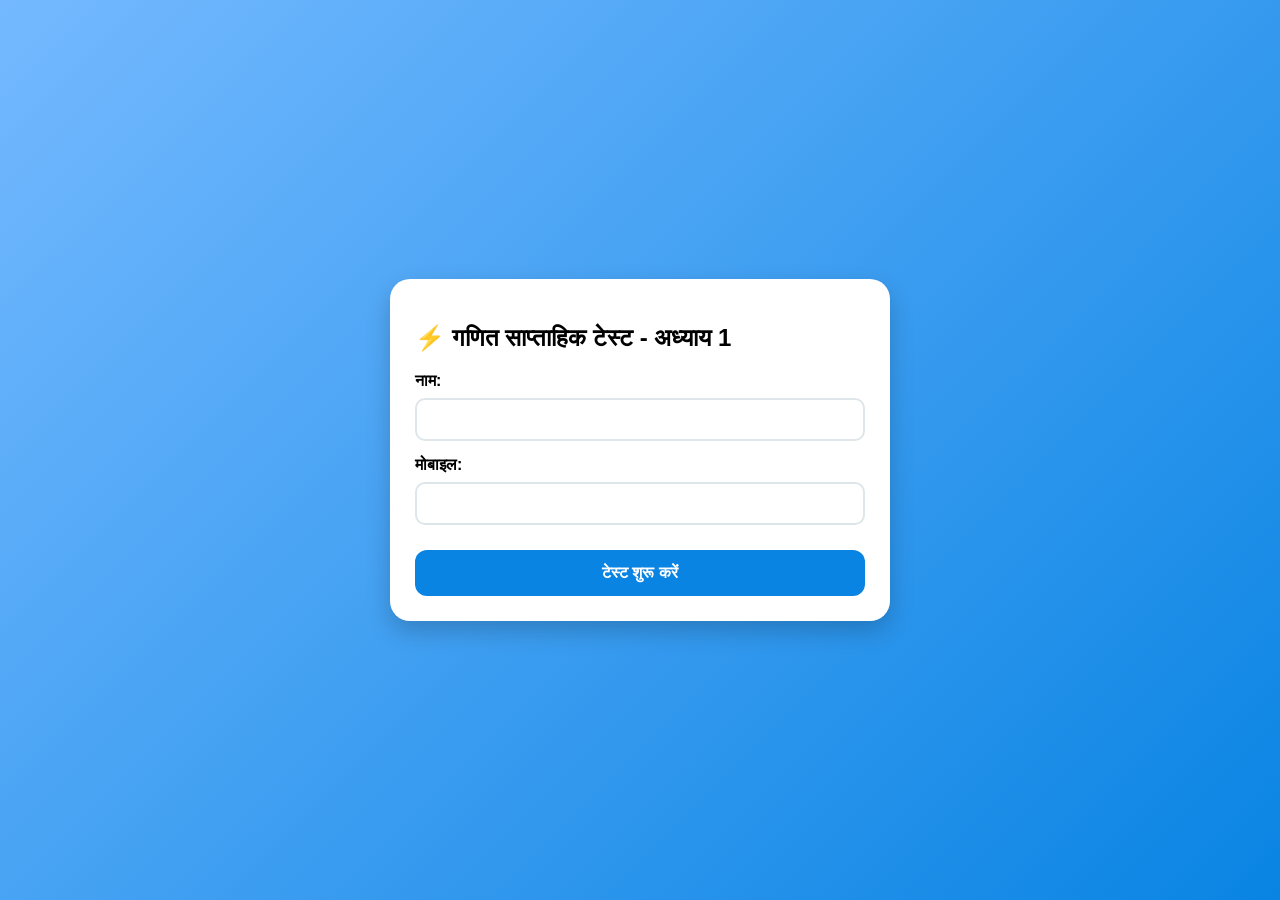
<file: test..html>
<!DOCTYPE html>
<html lang="hi">
<head>
    <meta charset="UTF-8">
    <meta name="viewport" content="width=device-width, initial-scale=1.0">
    <title>गणित वीकली टेस्ट - अध्याय 1</title>
    <style>
        * { box-sizing: border-box; }
        body { font-family: sans-serif; background: linear-gradient(135deg, #74b9ff, #0984e3); margin: 0; padding: 20px; min-height: 100vh; display: flex; justify-content: center; align-items: center; }
        .container { width: 100%; max-width: 500px; background: #ffffff; padding: 25px; border-radius: 20px; box-shadow: 0 10px 25px rgba(0,0,0,0.2); }
        .btn { width: 100%; background: #0984e3; color: white; border: none; padding: 14px; border-radius: 12px; font-size: 16px; font-weight: bold; cursor: pointer; margin-top: 10px; }
        .hidden { display: none; }
        input[type="text"], input[type="tel"] { width: 100%; padding: 12px; margin: 8px 0 15px 0; border: 2px solid #dfe6e9; border-radius: 10px; }
        .option-label { display: block; background: #f8f9fa; border: 2px solid #e9ecef; padding: 12px; margin: 8px 0; border-radius: 10px; cursor: pointer; }
        #timer { font-size: 16px; font-weight: bold; color: #e74c3c; text-align: right; margin-bottom: 10px; }
    </style>
</head>
<body>
<div class="container" id="app">
    <div id="info-screen">
        <h2>⚡ गणित साप्ताहिक टेस्ट - अध्याय 1</h2>
        <label><b>नाम:</b></label> <input type="text" id="studentName">
        <label><b>मोबाइल:</b></label> <input type="tel" id="studentMobile" maxlength="10">
        <button class="btn" onclick="startQuiz()">टेस्ट शुरू करें</button>
    </div>
    <div id="quiz-screen" class="hidden">
        <div id="timer">समय शेष: 10:00</div>
        <h2 id="q-number">प्रश्न 1</h2>
        <div id="question-text"></div>
        <div id="options-container"></div>
        <button class="btn" onclick="nextQuestion()" id="next-btn">अगला प्रश्न</button>
    </div>
    <div id="success-screen" class="hidden">
        <div style="text-align:center; font-size: 18px; font-weight: bold;">🎉 टेस्ट सबमिट हो गया!</div>
        <div id="score-display" style="text-align:center; margin: 15px 0;"></div>
        <button class="btn" onclick="checkMondayAndRedirect()">होम पेज पर जाएं</button>
    </div>
</div>

<script>
    const questions = [
        { q: "संख्याओं 26 और 91 का HCF क्या होगा?", o: ["13", "26", "7", "91"], a: 0 },
        { q: "संख्याओं 96 और 404 का HCF कितना होगा?", o: ["2", "3", "4", "8"], a: 2 },
        { q: "6, 72 और 120 का HCF क्या होगा?", o: ["3", "6", "12", "2"], a: 1 },
        { q: "यदि HCF(306, 657) = 9 है, तो LCM क्या होगा?", o: ["22338", "23338", "21338", "24338"], a: 0 },
        { q: "क्या 6<sup>n</sup> अंक 0 पर समाप्त हो सकता है?", o: ["हाँ", "नहीं", "निश्चित नहीं", "इनमें से कोई नहीं"], a: 1 },
        { q: "7 × 11 × 13 + 13 एक कैसी संख्या है?", o: ["भाज्य", "अभाज्य", "विषम", "सम"], a: 0 },
        { q: "सोनिया(18 मिनट) और रवि(12 मिनट) पुनः कब मिलेंगे?", o: ["24 मिनट", "30 मिनट", "36 मिनट", "42 मिनट"], a: 2 },
        { q: "√5 किस प्रकार की संख्या है?", o: ["परिमेय", "अपरिमेय", "पूर्णांक", "प्राकृत"], a: 1 },
        { q: "निम्नलिखित में से कौन सी एक परिमेय संख्या है?", o: ["√2", "√3", "2", "√5"], a: 2 },
        { q: "HCF(a, b) होगा यदि a = x<sup>3</sup>y<sup>2</sup> और b = xy<sup>3</sup>?", o: ["xy", "xy<sup>2</sup>", "x<sup>3</sup>y<sup>3</sup>", "x<sup>2</sup>y<sup>2</sup>"], a: 1 }
    ];

    let currentQ = 0, score = 0, sName = "", sMob = "";
    let timerInterval;
    let timeLeft = 600; 
    
    function startQuiz() {
        sName = document.getElementById("studentName").value.trim();
        sMob = document.getElementById("studentMobile").value.trim();
        
        if(!sName) return alert("कृपया अपना नाम लिखें!");
        if(sMob.length !== 10) return alert("कृपया अपना 10 अंकों का सही मोबाइल नंबर लिखें!");
        
        document.getElementById("info-screen").classList.add("hidden");
        document.getElementById("quiz-screen").classList.remove("hidden");
        startTimer();
        loadQ();
    }
    
    function startTimer() {
        timeLeft = 600;
        timerInterval = setInterval(() => {
            let minutes = Math.floor(timeLeft / 60);
            let seconds = timeLeft % 60;
            document.getElementById("timer").innerText = `समय शेष: ${String(minutes).padStart(2, '0')}:${String(seconds).padStart(2, '0')}`;
            if (timeLeft <= 0) { 
                clearInterval(timerInterval); 
                alert("समय समाप्त हो गया है!");
                submitQuiz(); 
            }
            timeLeft--;
        }, 1000);
    }
    
    function loadQ() {
        let q = questions[currentQ];
        document.getElementById("q-number").innerText = `प्रश्न ${currentQ + 1}`;
        document.getElementById("question-text").innerHTML = q.q;
        let html = "";
        q.o.forEach((opt, i) => html += `<label class="option-label"><input type="radio" name="r" value="${i}"> ${opt}</label>`);
        document.getElementById("options-container").innerHTML = html;
    }
    
    function nextQuestion() {
        let val = document.querySelector('input[name="r"]:checked');
        if(!val) return alert("विकल्प चुनें!");
        if(parseInt(val.value) === questions[currentQ].a) score++;
        currentQ++;
        if(currentQ < questions.length) loadQ(); else submitQuiz();
    }
    
    function submitQuiz() {
        clearInterval(timerInterval);
        document.getElementById("quiz-screen").classList.add("hidden");
        document.getElementById("success-screen").classList.remove("hidden");
        
        let finalScoreText = score + "/10";
        
        document.getElementById("score-display").innerHTML = `
            <div style="font-size: 22px; font-weight: bold; color: #0984e3;">आपका स्कोर: ${finalScoreText}</div>
        `;
        
        fetch("https://script.google.com/macros/s/AKfycbyM6xnzjjpQLVP-mS-j1KdVVEHf6Rv8EV-MClYHi8NCjmKqADqBk64OPTxZ6JSN7DkTBA/exec", {
            method: "POST", 
            mode: "no-cors", 
            body: new URLSearchParams({
                name: sName, 
                mobile: sMob, 
                score: finalScoreText
            })
        });
    }

    function checkMondayAndRedirect() {
        let today = new Date().getDay(); // 1 = सोमवार
        if (today !== 1) {
            alert("🔒 होम पेज और रिजल्ट लॉक है!\nछात्रों का रिकॉर्ड केवल सोमवार के दिन ही देखा जा सकता है।");
        } else {
            window.location.href = 'index.html';
        }
    }
</script>
</body>
</html>
</file>
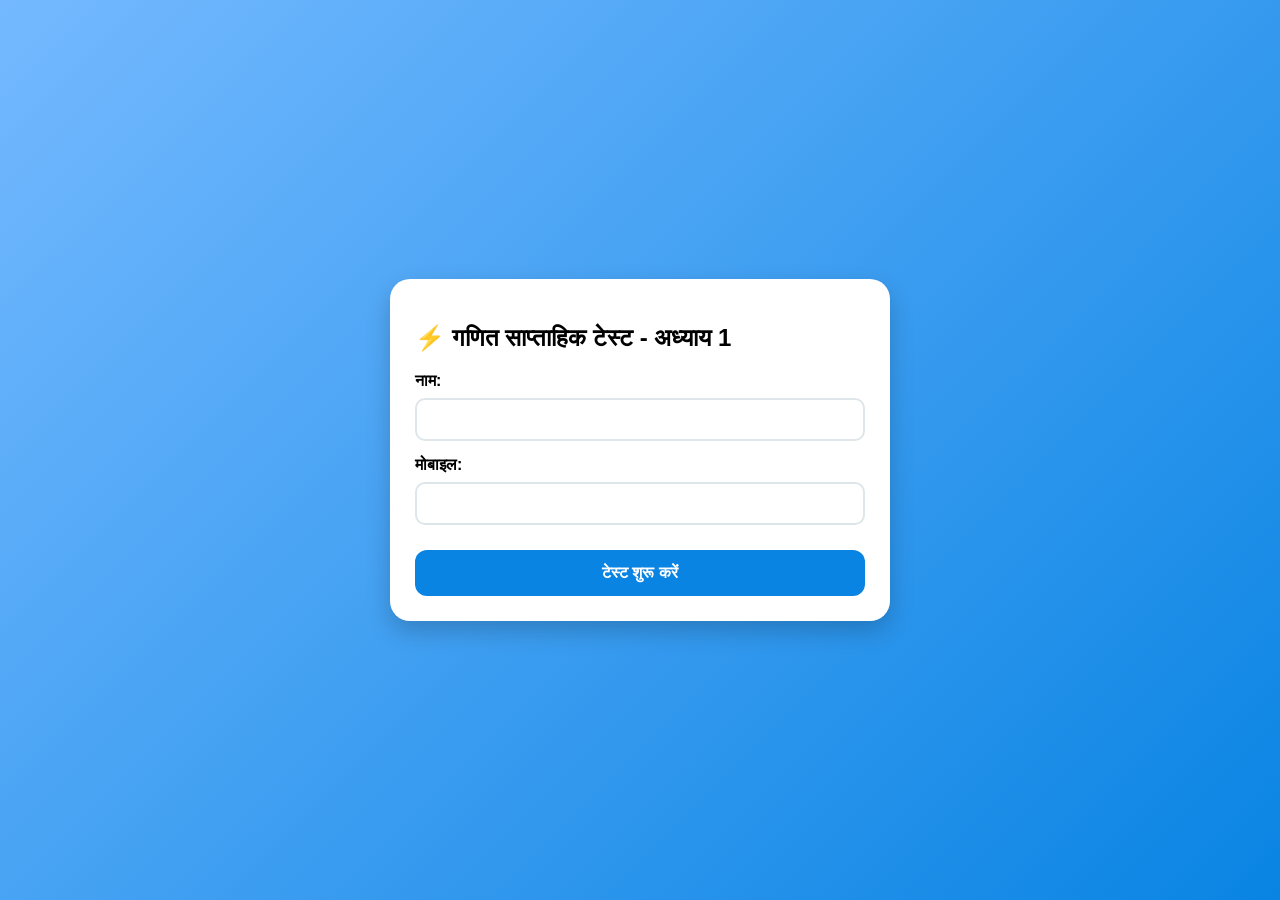
<file: test.html>
<!DOCTYPE html>
<html lang="hi">
<head>
    <meta charset="UTF-8">
    <meta name="viewport" content="width=device-width, initial-scale=1.0">
    <title>गणित वीकली टेस्ट - अध्याय 1</title>
    <style>
        * { box-sizing: border-box; }
        body { font-family: sans-serif; background: linear-gradient(135deg, #74b9ff, #0984e3); margin: 0; padding: 20px; min-height: 100vh; display: flex; justify-content: center; align-items: center; }
        .container { width: 100%; max-width: 500px; background: #ffffff; padding: 25px; border-radius: 20px; box-shadow: 0 10px 25px rgba(0,0,0,0.2); }
        .btn { width: 100%; background: #0984e3; color: white; border: none; padding: 14px; border-radius: 12px; font-size: 16px; font-weight: bold; cursor: pointer; margin-top: 10px; }
        .hidden { display: none; }
        input[type="text"], input[type="tel"] { width: 100%; padding: 12px; margin: 8px 0 15px 0; border: 2px solid #dfe6e9; border-radius: 10px; }
        .option-label { display: block; background: #f8f9fa; border: 2px solid #e9ecef; padding: 12px; margin: 8px 0; border-radius: 10px; cursor: pointer; }
        #timer { font-size: 16px; font-weight: bold; color: #e74c3c; text-align: right; margin-bottom: 10px; }
    </style>
</head>
<body>
<div class="container" id="app">
    <div id="info-screen">
        <h2>⚡ गणित साप्ताहिक टेस्ट - अध्याय 1</h2>
        <label><b>नाम:</b></label> <input type="text" id="studentName">
        <label><b>मोबाइल:</b></label> <input type="tel" id="studentMobile" maxlength="10">
        <button class="btn" onclick="startQuiz()">टेस्ट शुरू करें</button>
    </div>
    <div id="quiz-screen" class="hidden">
        <div id="timer">समय शेष: 10:00</div>
        <h2 id="q-number">प्रश्न 1</h2>
        <div id="question-text"></div>
        <div id="options-container"></div>
        <button class="btn" onclick="nextQuestion()" id="next-btn">अगला प्रश्न</button>
    </div>
    <div id="success-screen" class="hidden">
        <div style="text-align:center; font-size: 18px; font-weight: bold;">🎉 टेस्ट सबमिट हो गया!</div>
        <div id="score-display" style="text-align:center; margin: 15px 0;"></div>
        <button class="btn" onclick="window.location.href='index.html'">होम पेज पर जाएं</button>
    </div>
</div>

<script>
    const questions = [
        { q: "संख्याओं 26 और 91 का HCF क्या होगा?", o: ["13", "26", "7", "91"], a: 0 },
        { q: "संख्याओं 96 और 404 का HCF कितना होगा?", o: ["2", "3", "4", "8"], a: 2 },
        { q: "6, 72 और 120 का HCF क्या होगा?", o: ["3", "6", "12", "2"], a: 1 },
        { q: "यदि HCF(306, 657) = 9 है, तो LCM क्या होगा?", o: ["22338", "23338", "21338", "24338"], a: 0 },
        { q: "क्या 6<sup>n</sup> अंक 0 पर समाप्त हो सकता है?", o: ["हाँ", "नहीं", "निश्चित नहीं", "इनमें से कोई नहीं"], a: 1 },
        { q: "7 × 11 × 13 + 13 एक कैसी संख्या है?", o: ["भाज्य", "अभाज्य", "विषम", "सम"], a: 0 },
        { q: "सोनिया(18 मिनट) और रवि(12 मिनट) पुनः कब मिलेंगे?", o: ["24 मिनट", "30 मिनट", "36 मिनट", "42 मिनट"], a: 2 },
        { q: "√5 किस प्रकार की संख्या है?", o: ["परिमेय", "अपरिमेय", "पूर्णांक", "प्राकृत"], a: 1 },
        { q: "निम्नलिखित में से कौन सी एक परिमेय संख्या है?", o: ["√2", "√3", "2", "√5"], a: 2 },
        { q: "HCF(a, b) होगा यदि a = x<sup>3</sup>y<sup>2</sup> और b = xy<sup>3</sup>?", o: ["xy", "xy<sup>2</sup>", "x<sup>3</sup>y<sup>3</sup>", "x<sup>2</sup>y<sup>2</sup>"], a: 1 }
    ];

    let currentQ = 0, score = 0, sName = "", sMob = "";
    let timerInterval;
    let timeLeft = 600; 
    
    function startQuiz() {
        sName = document.getElementById("studentName").value.trim();
        sMob = document.getElementById("studentMobile").value.trim();
        
        if(!sName) return alert("कृपया अपना नाम लिखें!");
        if(sMob.length !== 10) return alert("कृपया अपना 10 अंकों का सही मोबाइल नंबर लिखें!");
        
        // एक बार टेस्ट दे चुके छात्र को दोबारा रोकने के लिए चेकिंग
        let givenTests = JSON.parse(localStorage.getItem("submitted_tests") || "[]");
        if(givenTests.includes(sMob)) {
            alert("❌ आप इस मोबाइल नंबर से पहले ही टेस्ट दे चुके हैं! दोबारा टेस्ट देना संभव नहीं है।");
            return;
        }

        document.getElementById("info-screen").classList.add("hidden");
        document.getElementById("quiz-screen").classList.remove("hidden");
        startTimer();
        loadQ();
    }
    
    function startTimer() {
        timeLeft = 600;
        timerInterval = setInterval(() => {
            let minutes = Math.floor(timeLeft / 60);
            let seconds = timeLeft % 60;
            document.getElementById("timer").innerText = `समय शेष: ${String(minutes).padStart(2, '0')}:${String(seconds).padStart(2, '0')}`;
            if (timeLeft <= 0) { 
                clearInterval(timerInterval); 
                alert("समय समाप्त हो गया है!");
                submitQuiz(); 
            }
            timeLeft--;
        }, 1000);
    }
    
    function loadQ() {
        let q = questions[currentQ];
        document.getElementById("q-number").innerText = `प्रश्न ${currentQ + 1}`;
        document.getElementById("question-text").innerHTML = q.q;
        let html = "";
        q.o.forEach((opt, i) => html += `<label class="option-label"><input type="radio" name="r" value="${i}"> ${opt}</label>`);
        document.getElementById("options-container").innerHTML = html;
    }
    
    function nextQuestion() {
        let val = document.querySelector('input[name="r"]:checked');
        if(!val) return alert("विकल्प चुनें!");
        if(parseInt(val.value) === questions[currentQ].a) score++;
        currentQ++;
        if(currentQ < questions.length) loadQ(); else submitQuiz();
    }
    
    function submitQuiz() {
        clearInterval(timerInterval);
        document.getElementById("quiz-screen").classList.add("hidden");
        document.getElementById("success-screen").classList.remove("hidden");
        
        // मोबाइल नंबर को सेव करना ताकि वह दोबारा टेस्ट न दे सके
        let givenTests = JSON.parse(localStorage.getItem("submitted_tests") || "[]");
        if(!givenTests.includes(sMob)) {
            givenTests.push(sMob);
            localStorage.setItem("submitted_tests", JSON.stringify(givenTests));
        }
        
        let finalScoreText = score + " अंक (10 में से)";
        
        document.getElementById("score-display").innerHTML = `
            <div style="font-size: 22px; font-weight: bold; color: #0984e3;">आपका स्कोर: ${score} / 10</div>
        `;
        
        fetch("https://script.google.com/macros/s/AKfycbwxU7hh3icw5_wY0WWI3n3gL_BhgcPG1e9vhpBoOrp1JbpLfsTf6tk51BXOQH4uoUciFA/exec", {
            method: "POST", 
            mode: "no-cors", 
            body: new URLSearchParams({
                name: sName, 
                mobile: sMob, 
                score: finalScoreText
            })
        });
    }
</script>
</body>
</html>
</file>
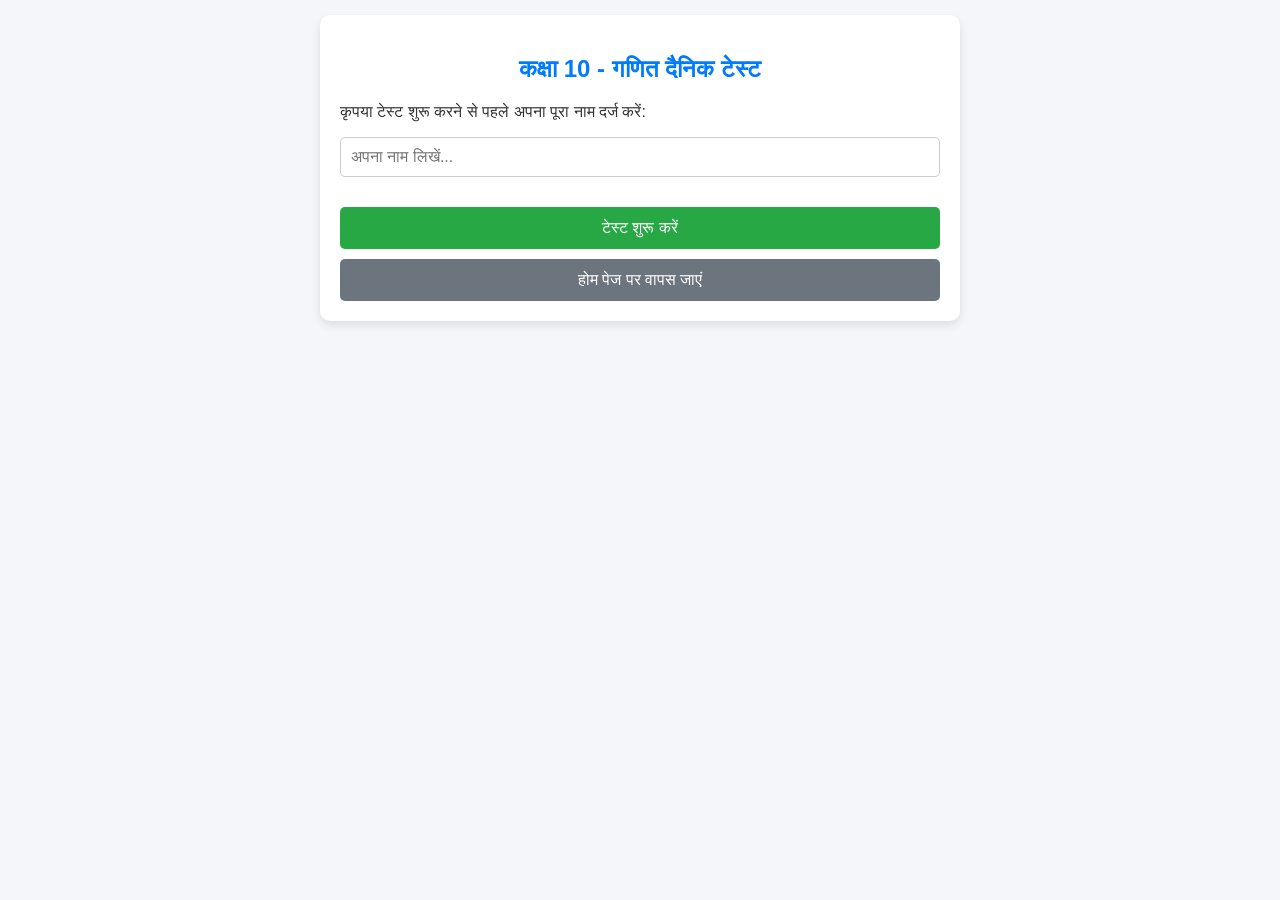
<file: Test.html>
<!DOCTYPE html>
<html lang="hi">
<head>
    <meta charset="UTF-8">
    <meta name="viewport" content="width=device-width, initial-scale=1.0">
    <title>दैनिक टेस्ट - गणित</title>
    <style>
        body { font-family: Arial, sans-serif; background: #f4f6f9; margin: 0; padding: 15px; color: #333; }
        .container { max-width: 600px; margin: auto; background: #fff; padding: 20px; border-radius: 10px; box-shadow: 0 4px 10px rgba(0,0,0,0.1); }
        h2, h3 { text-align: center; color: #007bff; }
        .timer-container { position: sticky; top: 0; background: #fff; z-index: 1000; padding: 10px 0; border-bottom: 2px solid #ddd; margin-bottom: 15px; }
        .timer-box { font-size: 18px; font-weight: bold; color: #d9534f; text-align: right; }
        .question { margin-bottom: 15px; font-size: 16px; font-weight: bold; }
        .options label { display: block; background: #f8f9fa; padding: 10px; margin: 5px 0; border-radius: 5px; cursor: pointer; border: 1px solid #ddd; }
        .options input { margin-right: 10px; }
        .submit-btn { background: #28a745; color: white; border: none; padding: 12px 20px; font-size: 16px; width: 100%; border-radius: 5px; cursor: pointer; margin-top: 15px; text-decoration: none; text-align: center; display: block; box-sizing: border-box; }
        .back-btn { background: #6c757d; color: white; border: none; padding: 12px 20px; font-size: 16px; width: 100%; border-radius: 5px; cursor: pointer; margin-top: 10px; text-decoration: none; display: block; text-align: center; box-sizing: border-box; }
        .hidden { display: none; }
        .leaderboard-table { width: 100%; border-collapse: collapse; margin-top: 15px; }
        .leaderboard-table th, .leaderboard-table td { border: 1px solid #ddd; padding: 8px; text-align: center; }
        .leaderboard-table th { background: #007bff; color: white; }
    </style>
</head>
<body>

<!-- नाम दर्ज करने की स्क्रीन -->
<div class="container" id="login-screen">
    <h2>कक्षा 10 - गणित दैनिक टेस्ट</h2>
    <p>कृपया टेस्ट शुरू करने से पहले अपना पूरा नाम दर्ज करें:</p>
    <input type="text" id="student-name" placeholder="अपना नाम लिखें..." style="width: 100%; padding: 10px; font-size: 16px; margin-bottom: 15px; border: 1px solid #ccc; border-radius: 5px; box-sizing: border-box;">
    <button class="submit-btn" onclick="startTest()">टेस्ट शुरू करें</button>
    <a href="index.html" class="back-btn">होम पेज पर वापस जाएं</a>
</div>

<!-- क्विज़ और स्टिकी टाइमर स्क्रीन -->
<div class="container hidden" id="quiz-screen">
    <div class="timer-container">
        <div class="timer-box">⏳ समय शेष: <span id="time">10:00</span></div>
    </div>
    <div id="quiz-container"></div>
    <button class="submit-btn" onclick="submitTest()">टेस्ट जमा करें (Submit)</button>
</div>

<!-- रिजल्ट और लीडरबोर्ड स्क्रीन -->
<div class="container hidden" id="result-screen">
    <h2>टेस्ट समाप्त!</h2>
    <p id="score-text" style="text-align: center; font-size: 18px; font-weight: bold;"></p>
    
    <h3>🏆 इस हफ्ते का लीडरबोर्ड (Top Scorers)</h3>
    <table class="leaderboard-table">
        <thead>
            <tr>
                <th>रैंक</th>
                <th>छात्र का नाम</th>
                <th>स्कोर</th>
            </tr>
        </thead>
        <tbody id="leaderboard-list"></tbody>
    </table>
    <a href="index.html" class="submit-btn" style="background: #007bff; margin-top: 20px;">होम पेज पर जाएं</a>
</div>

<script>
    const questions = [
        { q: "संख्या 140 के अभाज्य गुणनखंड क्या हैं?", options: ["2 x 2 x 5 x 7", "2 x 5 x 5 x 7", "2 x 2 x 2 x 7", "4 x 5 x 7"], answer: 0 },
        { q: "संख्याओं 26 और 91 का HCF क्या होगा?", options: ["7", "13", "26", "91"], answer: 1 },
        { q: "संख्याओं 6 और 20 का LCM कितना होगा?", options: ["60", "120", "10", "2"], answer: 0 },
        { q: "यदि दो संख्याओं का गुणनफल 32 है और HCF 4 है, तो LCM क्या होगा?", options: ["8", "128", "16", "4"], answer: 0 },
        { q: "निम्नलिखित में से कौन सी अपरिमेय संख्या है?", options: ["√4", "√9", "√2", "25/5"], answer: 2 },
        { q: "प्रत्येक धनात्मक विषम पूर्णांक किस रूप का होता है?", options: ["2m", "2m + 1", "4m", "इनमें से कोई नहीं"], answer: 1 },
        { q: "संख्या 96 और 404 का HCF क्या होगा?", options: ["2", "4", "8", "16"], answer: 1 },
        { q: "सबसे छोटी अभाज्य संख्या कौन सी है?", options: ["0", "1", "2", "3"], answer: 2 },
        { q: "सबसे छोटी भाज्य संख्या कौन सी है?", options: ["1", "2", "3", "4"], answer: 3 },
        { q: "निम्नलिखित में से कौन सी संख्या अभाज्य है?", options: ["15", "21", "17", "27"], answer: 2 }
    ];

    let timerInterval;
    let timeLeft = 600;
    let currentStudent = "";

    function startTest() {
        currentStudent = document.getElementById("student-name").value.trim();
        if(currentStudent === "") {
            alert("कृपया पहले अपना नाम दर्ज करें!");
            return;
        }
        document.getElementById("login-screen").classList.add("hidden");
        document.getElementById("quiz-screen").classList.remove("hidden");
        loadQuiz();
        startTimer();
    }

    function loadQuiz() {
        const container = document.getElementById("quiz-container");
        let html = "";
        questions.forEach((item, index) => {
            html += `<div class="question">प्रश्‍न ${index + 1}: ${item.q}</div><div class="options">`;
            item.options.forEach((opt, optIndex) => {
                html += `<label><input type="radio" name="q${index}" value="${optIndex}"> ${opt}</label>`;
            });
            html += `</div><hr>`;
        });
        container.innerHTML = html;
    }

    function startTimer() {
        timerInterval = setInterval(() => {
            let minutes = Math.floor(timeLeft / 60);
            let seconds = timeLeft % 60;
            document.getElementById("time").textContent = `${minutes}:${seconds < 10 ? '0' : ''}${seconds}`;
            if (timeLeft <= 0) {
                clearInterval(timerInterval);
                alert("समय समाप्त हो गया है!");
                submitTest();
            }
            timeLeft--;
        }, 1000);
    }

    function submitTest() {
        clearInterval(timerInterval);
        let score = 0;
        questions.forEach((item, index) => {
            let selected = document.querySelector(`input[name="q${index}"]:checked`);
            if (selected && parseInt(selected.value) === item.answer) {
                score++;
            }
        });

        let leaderboard = JSON.parse(localStorage.getItem("mathLeaderboard")) || [];
        leaderboard.push({ name: currentStudent, score: score });
        leaderboard.sort((a, b) => b.score - a.score);
        localStorage.setItem("mathLeaderboard", JSON.stringify(leaderboard));

        document.getElementById("quiz-screen").classList.add("hidden");
        document.getElementById("result-screen").classList.remove("hidden");
        document.getElementById("score-text").textContent = `${currentStudent}, आपका स्कोर: ${score} / 10`;

        let listHtml = "";
        leaderboard.forEach((item, i) => {
            listHtml += `<tr><td>${i + 1}</td><td>${item.name}</td><td>${item.score} / 10</td></tr>`;
        });
        document.getElementById("leaderboard-list").innerHTML = listHtml;
    }
</script>

</body>
</html>
</file>
